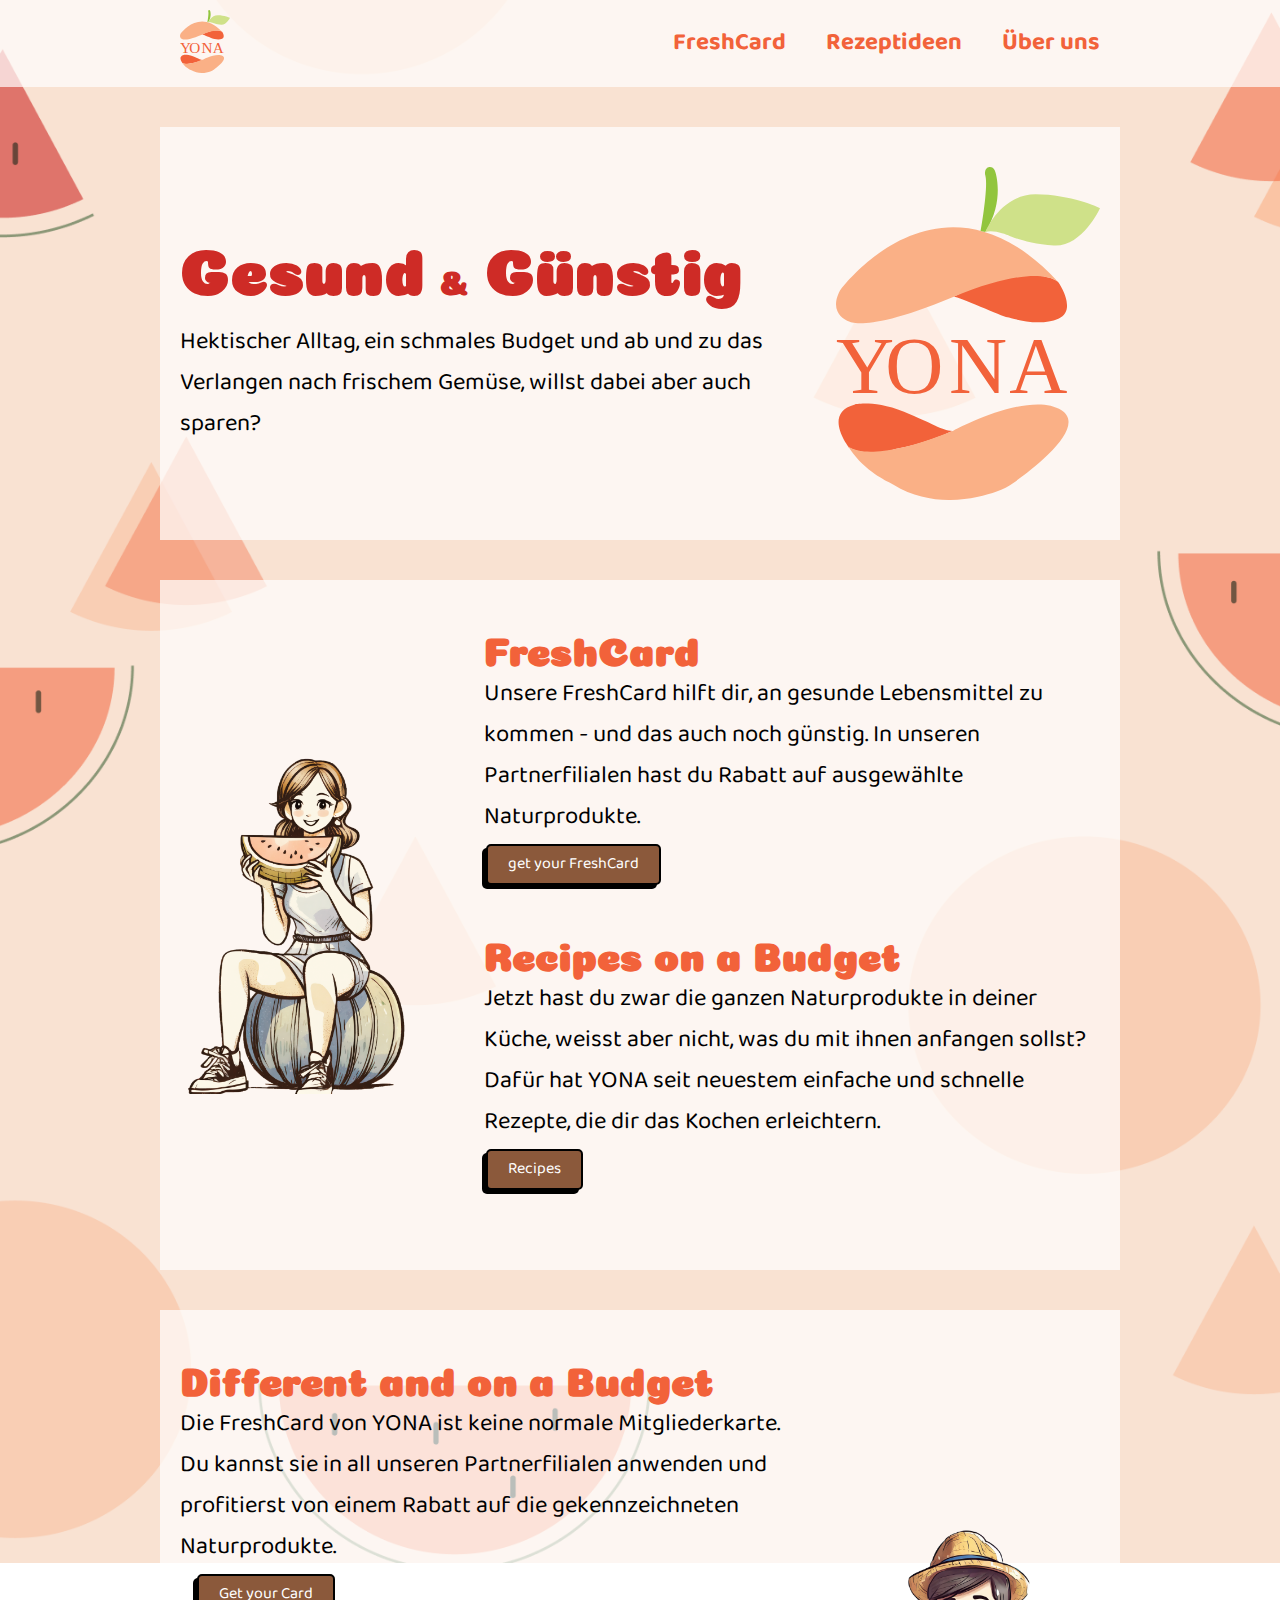
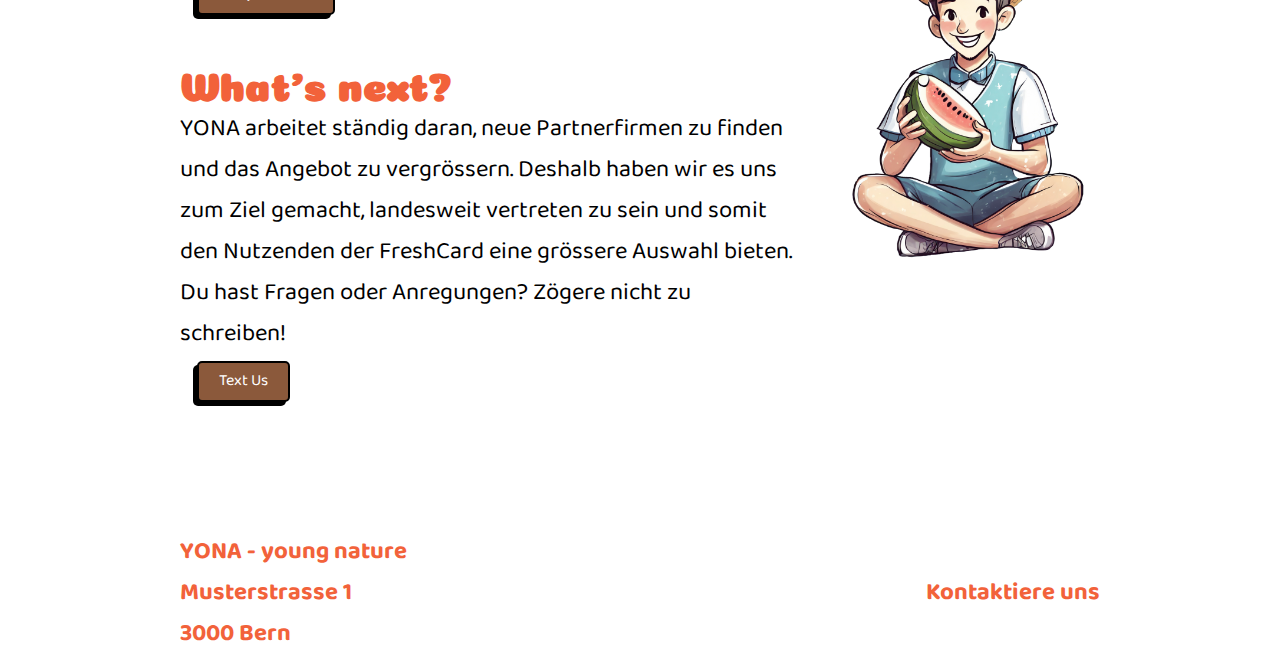
<file: index.html>
<!DOCTYPE html>
<html lang="de">

<head>
    <meta charset="UTF-8">
    <meta name="viewport" content="width=device-width, initial-scale=1.0">
    <title>YONA - young nature</title>

    <link rel="preconnect" href="https://fonts.googleapis.com">
    <link rel="preconnect" href="https://fonts.gstatic.com" crossorigin>
    <link href="https://fonts.googleapis.com/css2?family=Coiny&display=swap" rel="stylesheet">

    <link rel="preconnect" href="https://fonts.googleapis.com">
    <link rel="preconnect" href="https://fonts.gstatic.com" crossorigin>
    <link href="https://fonts.googleapis.com/css2?family=Baloo+Bhaijaan+2&family=Coiny&display=swap" rel="stylesheet">

    <link rel="stylesheet" href="css/style.css">

</head>

<body>
    <header>
        <div class="innerHeader container">
            <div class="logo">
                <a href="/index.html"><img src="img/logoV2.svg" alt="YONA - young nature"></a>
            </div>
            <nav>
                <ul class="navigation">
                    <li><a href="/product.html">FreshCard</a></li>
                    <li><a href="/rezept_idee.html">Rezeptideen</a></li>
                    <li><a href="/ueber_uns.html">Über uns</a></li>
                </ul>
            </nav>
        </div>
    </header>
    <main class="container">
        <article>
            <div class="right centerimage order-1">
                <img src="img/logoV2.svg" alt="YONA - young nature">
            </div>
            <div class="left">
                <h1>Gesund <span class="smaller"> &</span> Günstig</h1>

                <p>Hektischer Alltag, ein schmales Budget und ab und zu das Verlangen nach frischem Gemüse, willst dabei aber auch sparen?</p>
            </div>
        </article>

        <article>
            <div class="right centerimage">
                <img src="img/Bil1.png" alt="Mädchen das Wassermelone isst">
            </div>
            <div class="left">
                <div class="paragraph">
                    <h2>FreshCard</h2>
                    <p>Unsere FreshCard hilft dir, an gesunde Lebensmittel zu kommen - und das auch noch günstig. In
                        unseren Partnerfilialen hast du Rabatt auf ausgewählte Naturprodukte.</p>
                    <div class="non-flex.container">
                        <a href="/product.html" class="buttonHomepage">get your FreshCard</a>
                    </div>
                </div>
                <div class="paragraph">
                    <h2>Recipes on a Budget</h2>
                    <p>Jetzt hast du zwar die ganzen Naturprodukte in deiner Küche, weisst aber nicht, was du mit ihnen
                        anfangen sollst? Dafür hat YONA seit neuestem einfache und schnelle Rezepte, die dir das Kochen
                        erleichtern.</p>
                    <div class="non-flex.container">
                        <a href="/rezept_idee.html" class="buttonHomepage">Recipes</a>
                    </div>
                </div>
            </div>
        </article>

        <article>

            <div class="right order-1">
                <img src="img/Firefly_Eating_Melon.png" alt="Junge der eine Wassermelone isst">
            </div>

            <div class="left">
                <div class="paragraph">
                    <h2>Different and on a Budget</h2>
                    <p>Die FreshCard von YONA ist keine normale Mitgliederkarte. Du kannst sie in all unseren Partnerfilialen anwenden und profitierst von einem Rabatt auf die gekennzeichneten Naturprodukte.
                    </p>
                    <div class="non-flex container">
                        <a href="/product.html" class="buttonHomepage"> Get your Card</a>
                    </div>
                </div>
                <div class="paragraph">
                    <h2>What's next?</h2>
                    <p>YONA arbeitet ständig daran, neue Partnerfirmen zu finden und das Angebot zu vergrössern. Deshalb haben wir es uns zum Ziel gemacht, landesweit vertreten zu sein und somit den Nutzenden der FreshCard eine grössere Auswahl bieten. Du hast Fragen oder Anregungen? Zögere nicht zu schreiben!</p>
                    <div class="non-flex container">
                        <a href="kontakt.html" class="buttonHomepage">Text Us</a>
                    </div>
                </div>
            </div>
        </article>
    </main>

    <footer>
        <div class="innerHeader container">
            <div class="logo-link">
                <a href="kontakt.html" class="navigation">YONA - young nature <br>Musterstrasse 1 <br>3000 Bern</a>
            </div>

            <nav>
                <ul class="navigation">
                    <li><a href="/kontakt.html">Kontaktiere uns</a></li>
                </ul>
            </nav>
        </div>
    </footer>

</body>

</html>
</file>
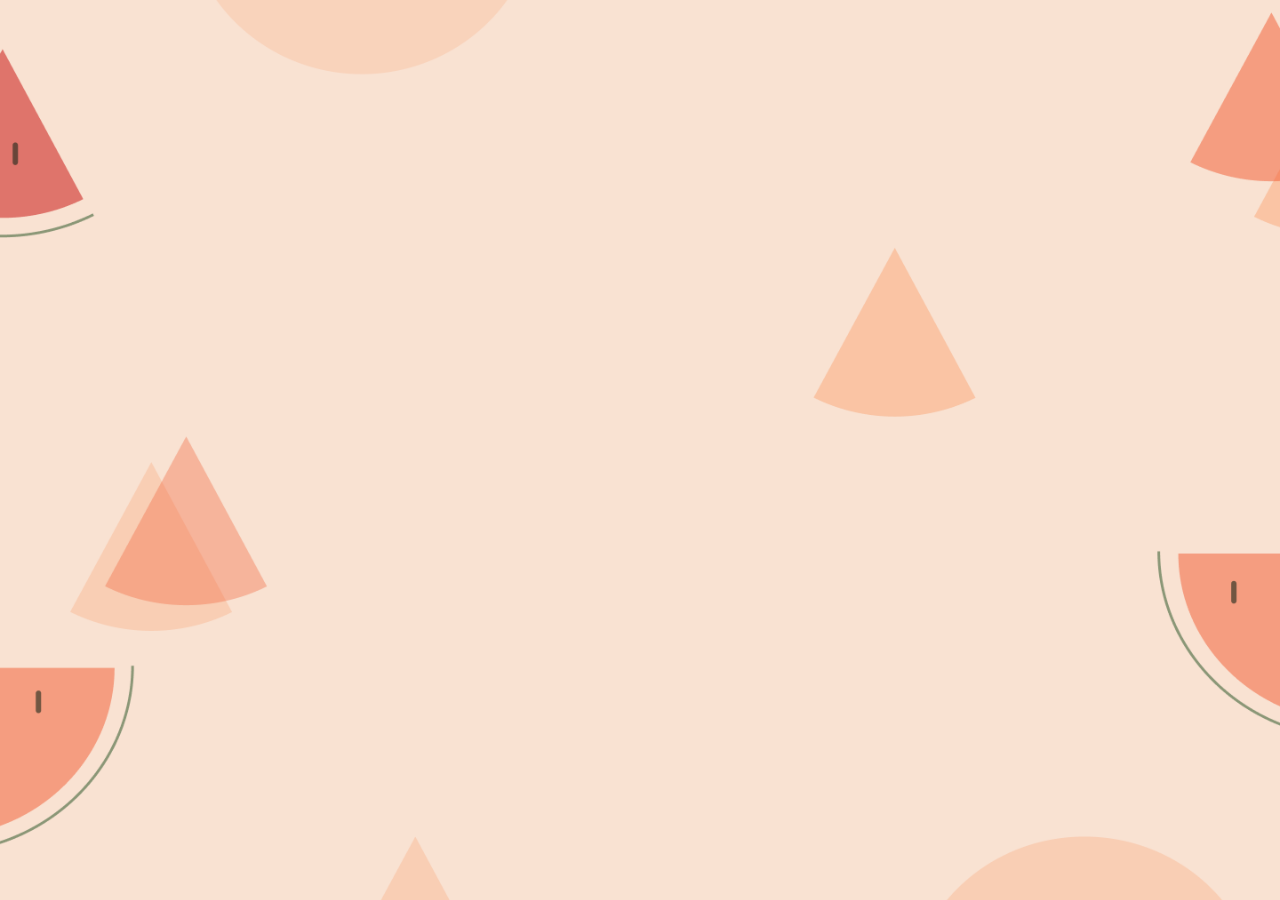
<file: FreshCard.html>
<!DOCTYPE html>
<html lang="en">
<head>
    <meta charset="UTF-8">
    <meta name="viewport" content="width=device-width, initial-scale=1.0">
    <title>Document</title>

    <link rel="stylesheet" href="css/style.css">
    
    <link rel="preconnect" href="https://fonts.googleapis.com">
    <link rel="preconnect" href="https://fonts.gstatic.com" crossorigin>
    <link href="https://fonts.googleapis.com/css2?family=Coiny&display=swap" rel="stylesheet">

    <link rel="preconnect" href="https://fonts.googleapis.com">
    <link rel="preconnect" href="https://fonts.gstatic.com" crossorigin>
    <link href="https://fonts.googleapis.com/css2?family=Baloo+Bhaijaan+2&family=Coiny&display=swap" rel="stylesheet">
</head>
<body>
    
</body>
</html>
</file>
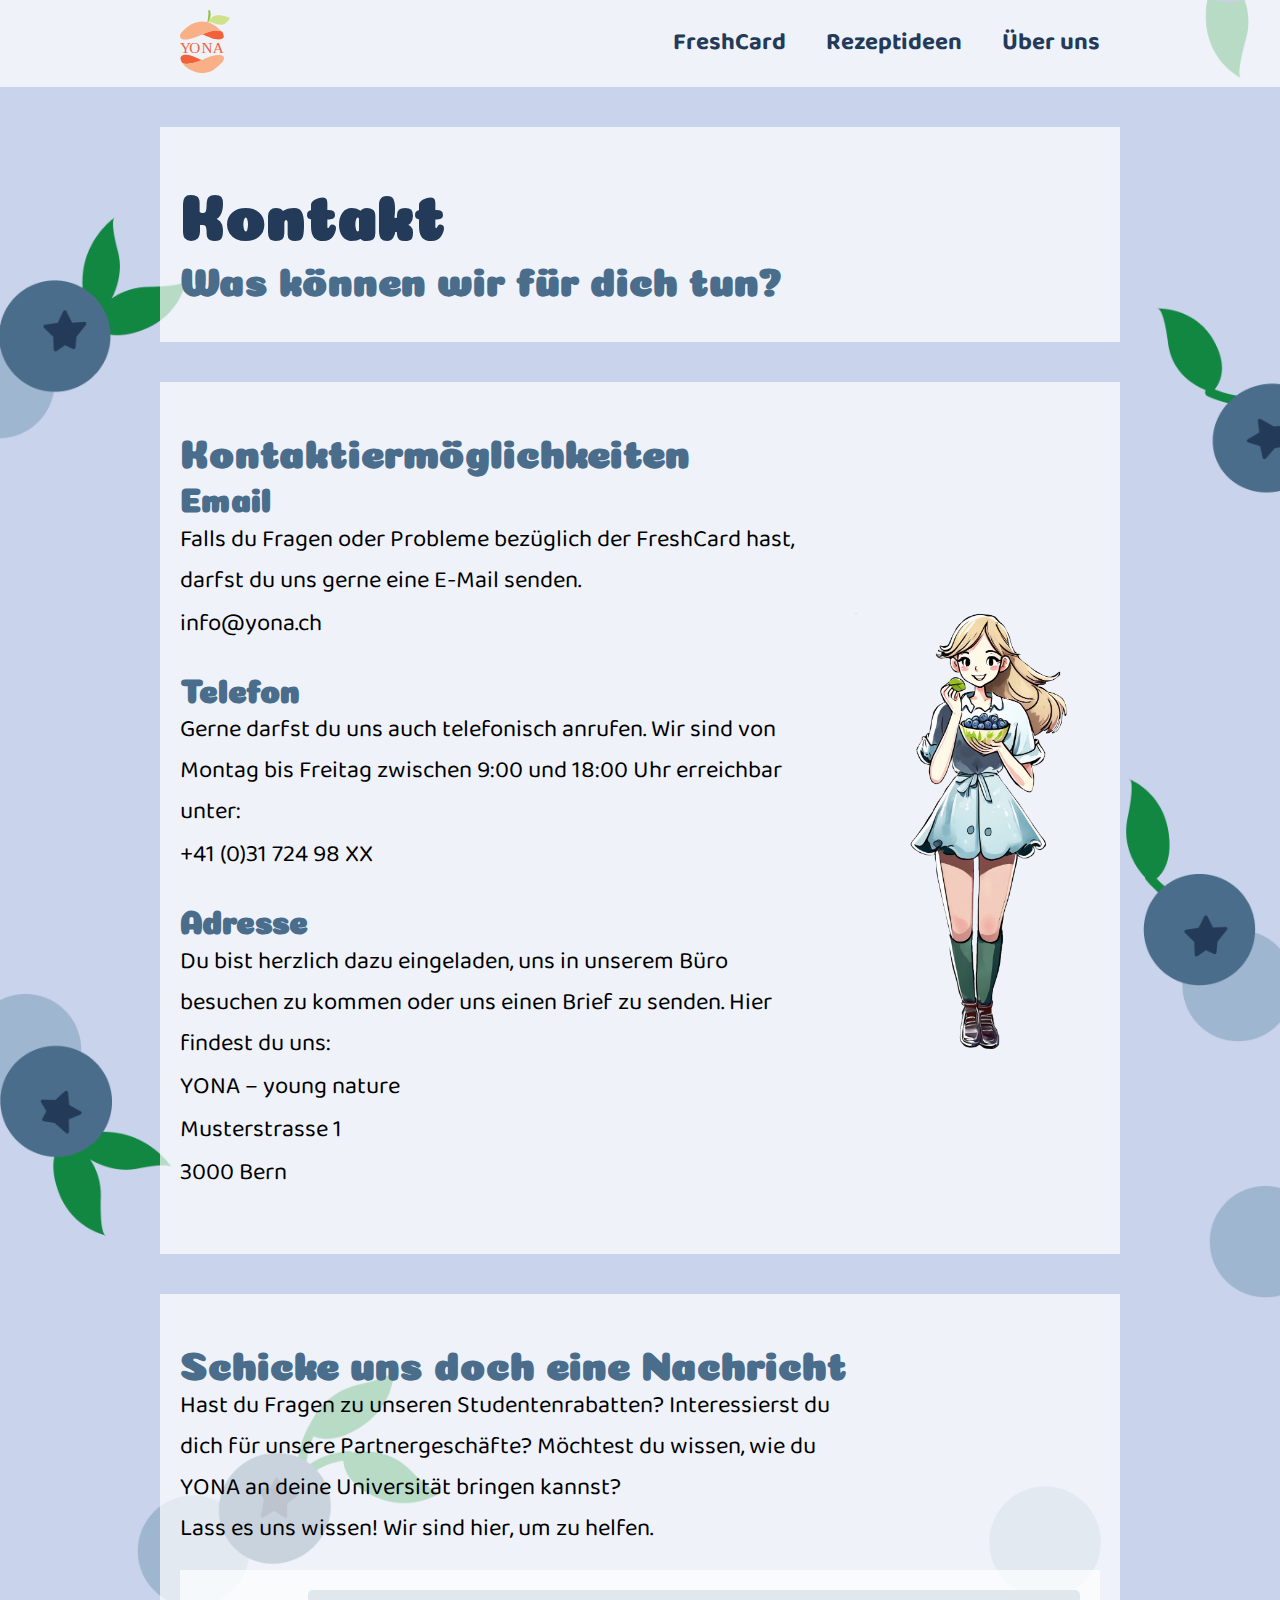
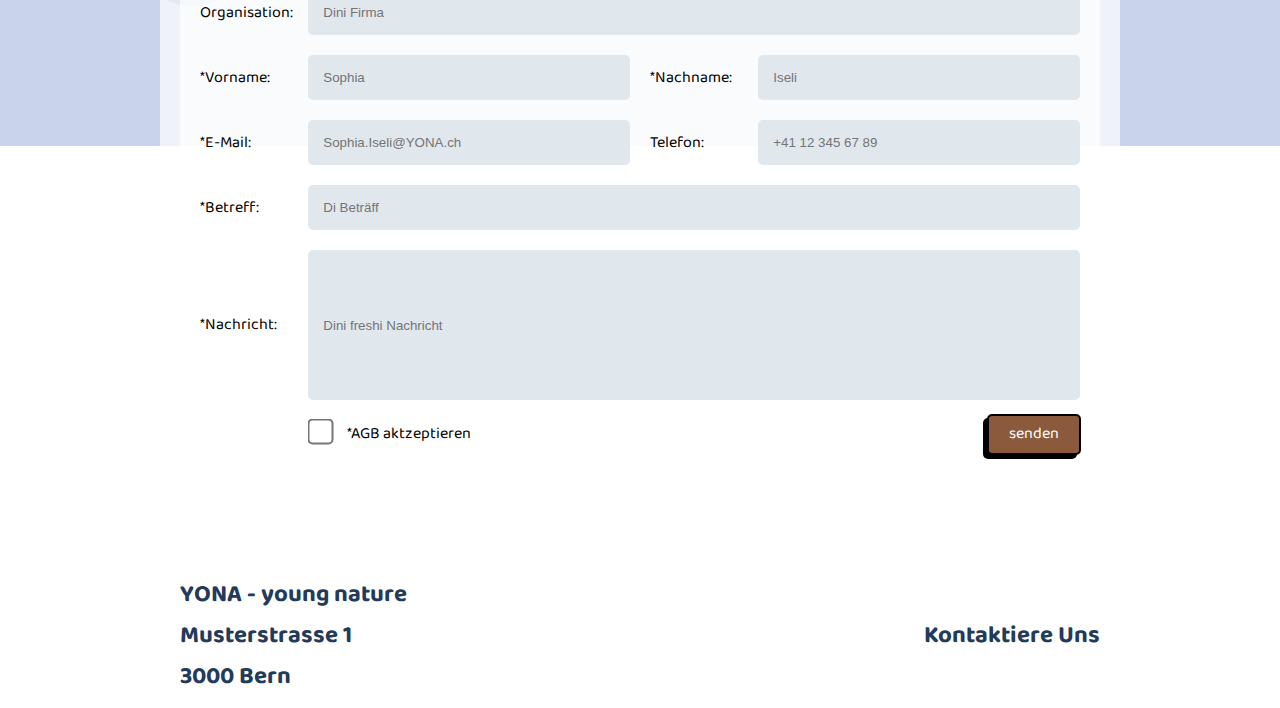
<file: Kontakt.html>
<!DOCTYPE html>
<html lang="de">

<head>
    <meta charset="UTF-8">
    <meta name="viewport" content="width=device-width, initial-scale=1.0">
    <title>YONA - Kontakt</title>

    <link rel="stylesheet" href="css/style.css">
    <link rel="stylesheet" href="css/kontakt.css">

    <link rel="preconnect" href="https://fonts.googleapis.com">
    <link rel="preconnect" href="https://fonts.gstatic.com" crossorigin>
    <link href="https://fonts.googleapis.com/css2?family=Coiny&display=swap" rel="stylesheet">

    <link rel="preconnect" href="https://fonts.googleapis.com">
    <link rel="preconnect" href="https://fonts.gstatic.com" crossorigin>
    <link href="https://fonts.googleapis.com/css2?family=Baloo+Bhaijaan+2&family=Coiny&display=swap" rel="stylesheet">
</head>

<body>
    <header>
        <div class="innerHeader container">
            <div class="logo">
                <a href="/index.html"><img src="img/logoV2.svg" alt="YONA - young nature"></a>
            </div>
            <nav>
                <ul class="navigation">
                    <li><a href="/product.html">FreshCard</a></li>
                    <li><a href="/Rezept_Idee.html">Rezeptideen</a></li>
                    <li><a href="/ueber_uns.html">Über uns</a></li>
                </ul>
            </nav>
        </div>
    </header>
    <main class="container">
        <article class="flex-none">
            <div class="left">
                <h1>Kontakt</h1>
                <h2>Was können wir für dich tun?</h2>
            </div>
        </article>

        <article>
            <div class="left paragraph">
                <h2>Kontaktiermöglichkeiten</h2>
                <div class="paragraph">
                    <h3>Email</h3>
                    <p>Falls du Fragen oder Probleme bezüglich der FreshCard hast, darfst du uns gerne eine E-Mail
                        senden.</p>
                    <p>info@yona.ch</p>
                </div>
                <div class="paragraph">
                    <h3>Telefon</h3>
                    <p>Gerne darfst du uns auch telefonisch anrufen. Wir sind von Montag bis Freitag zwischen 9:00 und
                        18:00 Uhr erreichbar unter:</p>
                    <p>+41 (0)31 724 98 XX</p>
                </div>
                <div class="paragraph">
                    <h3>Adresse</h3>
                    <p>Du bist herzlich dazu eingeladen, uns in unserem Büro besuchen zu kommen oder uns einen Brief zu
                        senden. Hier findest du uns:</p>
                    <p>YONA – young nature</p>
                    <p>Musterstrasse 1</p>
                    <p>3000 Bern</p>
                </div>
            </div>
            <div class="right order-1 centerimage">
                <img src="img/female_character_eating_blueberries.png" alt="junge Frau die Blaubeeren isst">
            </div>
        </article>

        <article class="flex-none">
            <div class="left">
                <h2>Schicke uns doch eine Nachricht</h2>
                <p>Hast du Fragen zu unseren Studentenrabatten? Interessierst du dich für unsere Partnergeschäfte? Möchtest du wissen, wie du YONA an deine Universität bringen kannst?</p>
                <p>Lass es uns wissen! Wir sind hier, um zu helfen.</p>
            </div>

            <form>

                <div class="organisationtablet">
                    <label for="organisation">Organisation:</label>
                    <input class="eingabefeld" type="text" id="organisation" name="organisation"
                        placeholder="Dini Firma" required>
                </div>

                <div class="nametablet">
                    <div>
                        <label for="vorname">*Vorname:</label>
                        <input class="eingabefeld" type="text" id="vorname" name="Sname" placeholder="Sophia" required>
                    </div>
                    <div>
                        <label for="nachname">*Nachname:</label>
                        <input class="eingabefeld" type="text" id="nachname" name="nachname" placeholder="Iseli"
                            required>
                    </div>
                    <div>
                        <label for="email">*E-Mail:</label>
                        <input class="eingabefeld" type="email" id="email" name="email"
                            placeholder="Sophia.Iseli@YONA.ch" required>
                    </div>
                    <div>
                        <label for="number">Telefon:</label>
                        <input class="eingabefeld" type="number" id="number" name="Telefonnummer"
                            placeholder="+41 12 345 67 89">
                    </div>
                </div>



                <div class="betrefftablet">
                    <label for="betreff">*Betreff:</label>
                    <input class="eingabefeld" type="text" id="betreff" name="betreff" placeholder="Di Beträff"
                        required>
                </div>

                <div class="nachrichttablet">
                    <label for="nachricht">*Nachricht:</label>
                    <input class="eingabefeld" type="text" id="nachricht" name="nachricht"
                        placeholder="Dini freshi Nachricht" required>
                </div>

                <div class="checkboxtablet">
                    <input type="checkbox" id="checkbox" required>
                    <label for="checkbox">*AGB aktzeptieren</label>
                    <input class="buttonHomepage" type="submit" value="senden">
                </div>
            </form>

        </article>

    </main>

    <footer>
        <div class="innerHeader container">
            <div class="logo-link">
                <a href="/kontakt.html" class="adresse">YONA - young nature <br>Musterstrasse 1 <br>3000 Bern</a>
            </div>

            <nav>
                <ul class="navigation">
                    <li><a href="/kontakt.html">Kontaktiere Uns</a></li>
                </ul>
            </nav>
        </div>
    </footer>

</body>

</html>
</file>
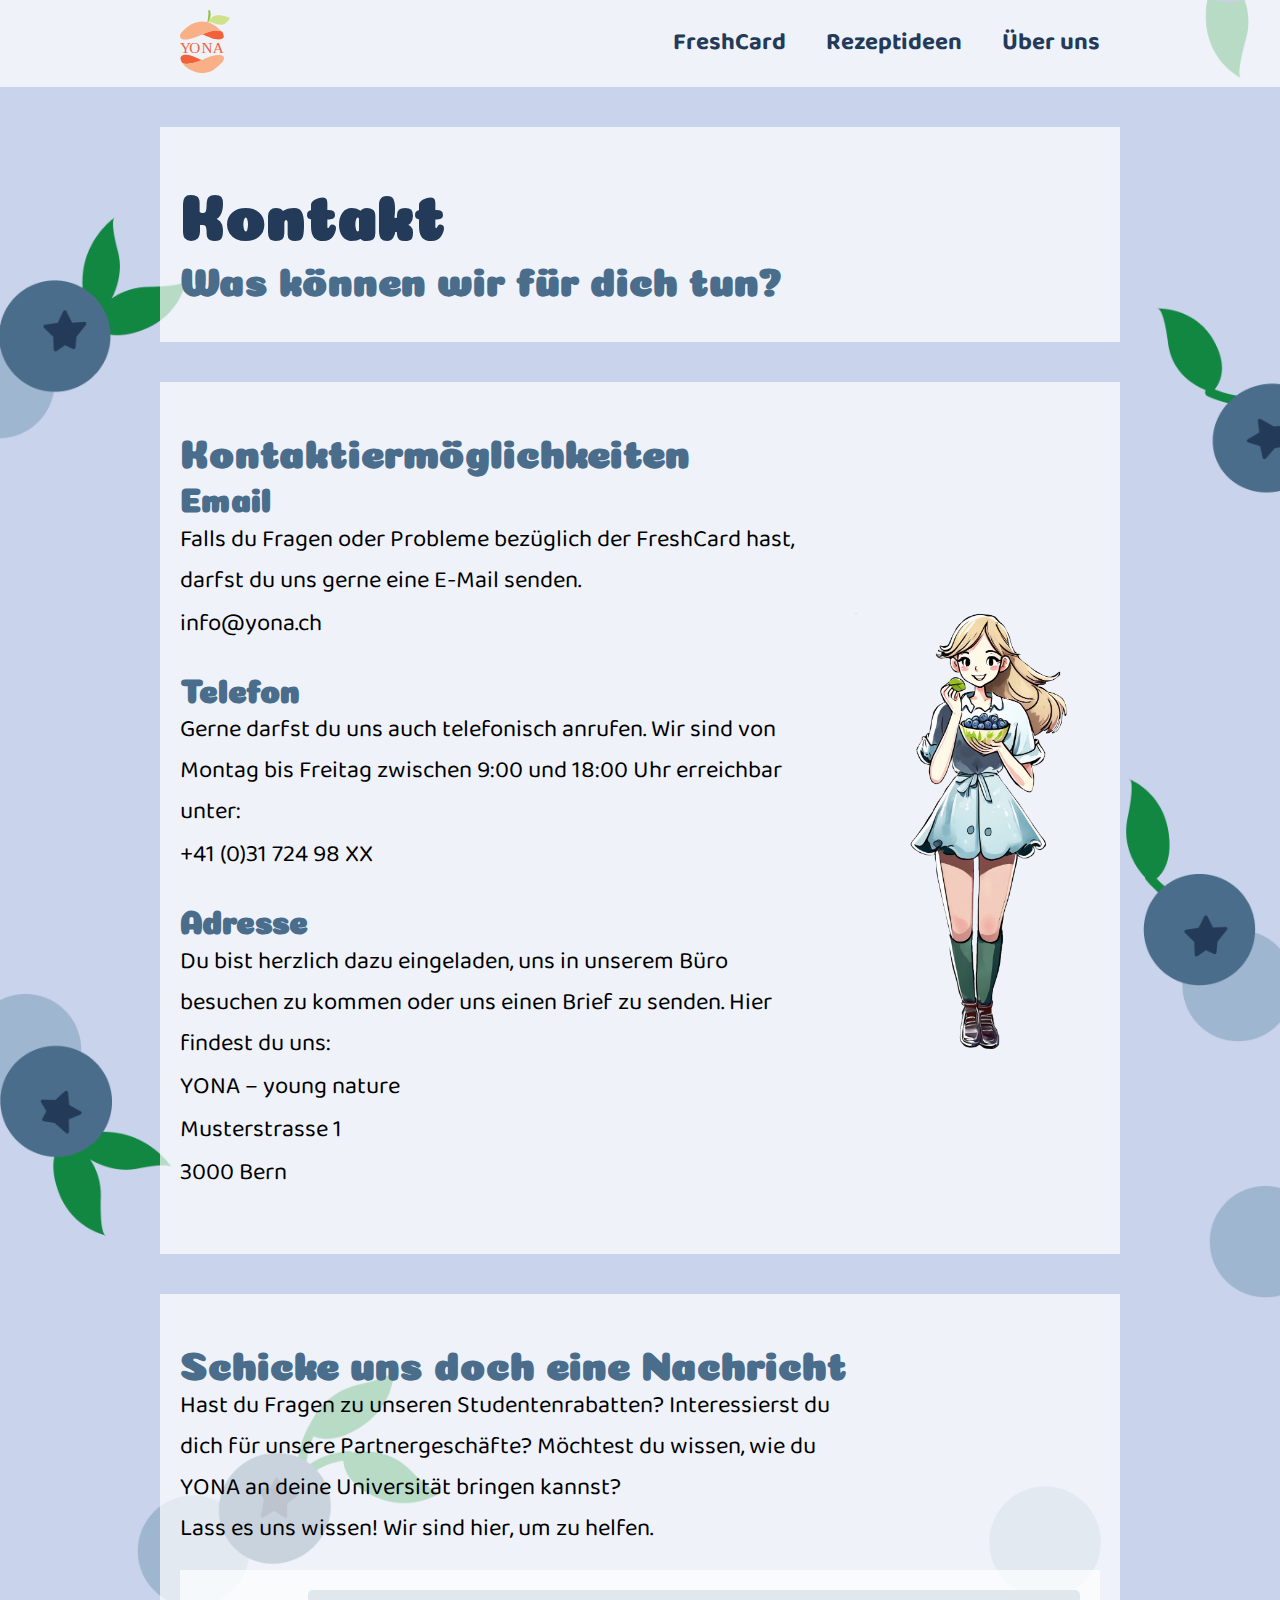
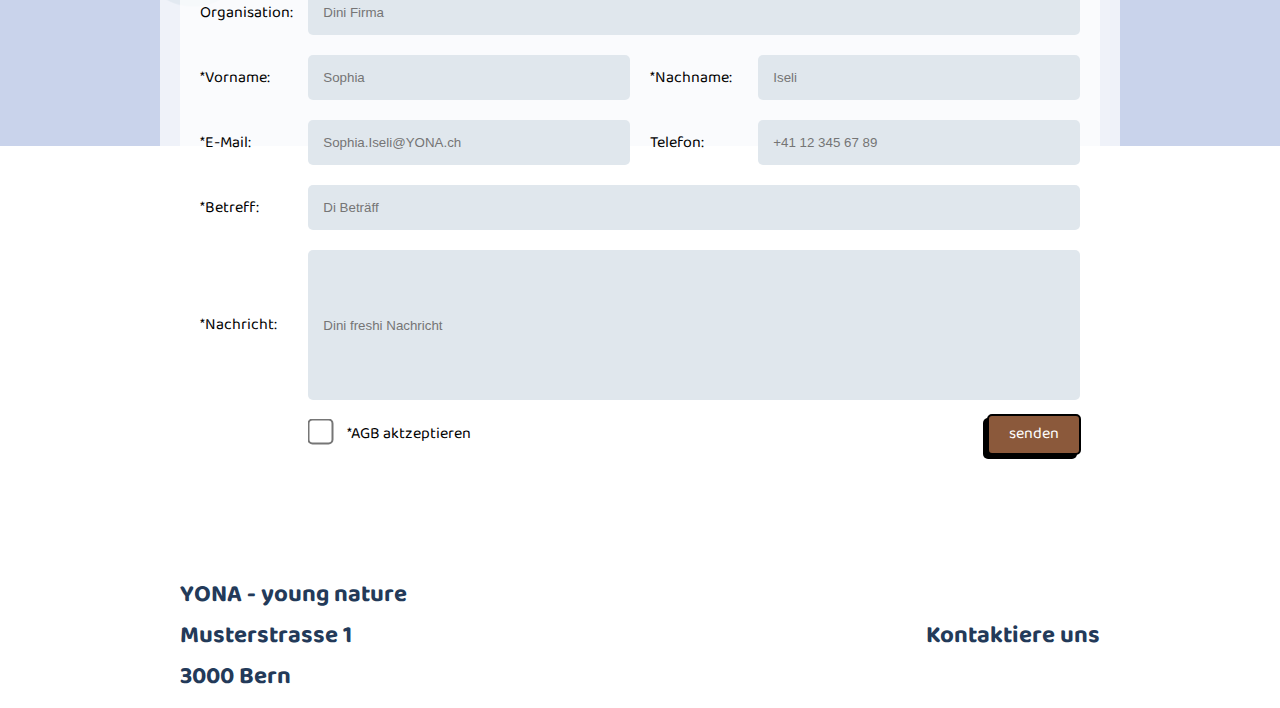
<file: kontakt.html>
<!DOCTYPE html>
<html lang="de">

<head>
    <meta charset="UTF-8">
    <meta name="viewport" content="width=device-width, initial-scale=1.0">
    <title>YONA - Kontakt</title>

    <link rel="stylesheet" href="css/style.css">
    <link rel="stylesheet" href="css/kontakt.css">

    <link rel="preconnect" href="https://fonts.googleapis.com">
    <link rel="preconnect" href="https://fonts.gstatic.com" crossorigin>
    <link href="https://fonts.googleapis.com/css2?family=Coiny&display=swap" rel="stylesheet">

    <link rel="preconnect" href="https://fonts.googleapis.com">
    <link rel="preconnect" href="https://fonts.gstatic.com" crossorigin>
    <link href="https://fonts.googleapis.com/css2?family=Baloo+Bhaijaan+2&family=Coiny&display=swap" rel="stylesheet">
</head>

<body>
    <header>
        <div class="innerHeader container">
            <div class="logo">
                <a href="/index.html"><img src="img/logoV2.svg" alt="YONA - young nature"></a>
            </div>
            <nav>
                <ul class="navigation">
                    <li><a href="/product.html">FreshCard</a></li>
                    <li><a href="/rezept_idee.html">Rezeptideen</a></li>
                    <li><a href="/ueber_uns.html">Über uns</a></li>
                </ul>
            </nav>
        </div>
    </header>
    <main class="container">
        <article class="flex-none">
            <div class="left">
                <h1>Kontakt</h1>
                <h2>Was können wir für dich tun?</h2>
            </div>
        </article>

        <article>
            <div class="left paragraph">
                <h2>Kontaktiermöglichkeiten</h2>
                <div class="paragraph">
                    <h3>Email</h3>
                    <p>Falls du Fragen oder Probleme bezüglich der FreshCard hast, darfst du uns gerne eine E-Mail
                        senden.</p>
                    <p>info@yona.ch</p>
                </div>
                <div class="paragraph">
                    <h3>Telefon</h3>
                    <p>Gerne darfst du uns auch telefonisch anrufen. Wir sind von Montag bis Freitag zwischen 9:00 und
                        18:00 Uhr erreichbar unter:</p>
                    <p>+41 (0)31 724 98 XX</p>
                </div>
                <div class="paragraph">
                    <h3>Adresse</h3>
                    <p>Du bist herzlich dazu eingeladen, uns in unserem Büro besuchen zu kommen oder uns einen Brief zu
                        senden. Hier findest du uns:</p>
                    <p>YONA – young nature</p>
                    <p>Musterstrasse 1</p>
                    <p>3000 Bern</p>
                </div>
            </div>
            <div class="right order-1 centerimage">
                <img src="img/female_character_eating_blueberries.png" alt="junge Frau die Blaubeeren isst">
            </div>
        </article>

        <article class="flex-none">
            <div class="left">
                <h2>Schicke uns doch eine Nachricht</h2>
                <p>Hast du Fragen zu unseren Studentenrabatten? Interessierst du dich für unsere Partnergeschäfte? Möchtest du wissen, wie du YONA an deine Universität bringen kannst?</p>
                <p>Lass es uns wissen! Wir sind hier, um zu helfen.</p>
            </div>

            <form>

                <div class="organisationtablet">
                    <label for="organisation">Organisation:</label>
                    <input class="eingabefeld" type="text" id="organisation" name="organisation"
                        placeholder="Dini Firma" required>
                </div>

                <div class="nametablet">
                    <div>
                        <label for="vorname">*Vorname:</label>
                        <input class="eingabefeld" type="text" id="vorname" name="Sname" placeholder="Sophia" required>
                    </div>
                    <div>
                        <label for="nachname">*Nachname:</label>
                        <input class="eingabefeld" type="text" id="nachname" name="nachname" placeholder="Iseli"
                            required>
                    </div>
                    <div>
                        <label for="email">*E-Mail:</label>
                        <input class="eingabefeld" type="email" id="email" name="email"
                            placeholder="Sophia.Iseli@YONA.ch" required>
                    </div>
                    <div>
                        <label for="number">Telefon:</label>
                        <input class="eingabefeld" type="number" id="number" name="Telefonnummer"
                            placeholder="+41 12 345 67 89">
                    </div>
                </div>



                <div class="betrefftablet">
                    <label for="betreff">*Betreff:</label>
                    <input class="eingabefeld" type="text" id="betreff" name="betreff" placeholder="Di Beträff"
                        required>
                </div>

                <div class="nachrichttablet">
                    <label for="nachricht">*Nachricht:</label>
                    <input class="eingabefeld" type="text" id="nachricht" name="nachricht"
                        placeholder="Dini freshi Nachricht" required>
                </div>

                <div class="checkboxtablet">
                    <input type="checkbox" id="checkbox" required>
                    <label for="checkbox">*AGB aktzeptieren</label>
                    <input class="buttonHomepage" type="submit" value="senden">
                </div>
            </form>

        </article>

    </main>

    <footer>
        <div class="innerHeader container">
            <div class="logo-link">
                <a href="/kontakt.html" class="adresse">YONA - young nature <br>Musterstrasse 1 <br>3000 Bern</a>
            </div>

            <nav>
                <ul class="navigation">
                    <li><a href="/kontakt.html">Kontaktiere uns</a></li>
                </ul>
            </nav>
        </div>
    </footer>

</body>

</html>
</file>
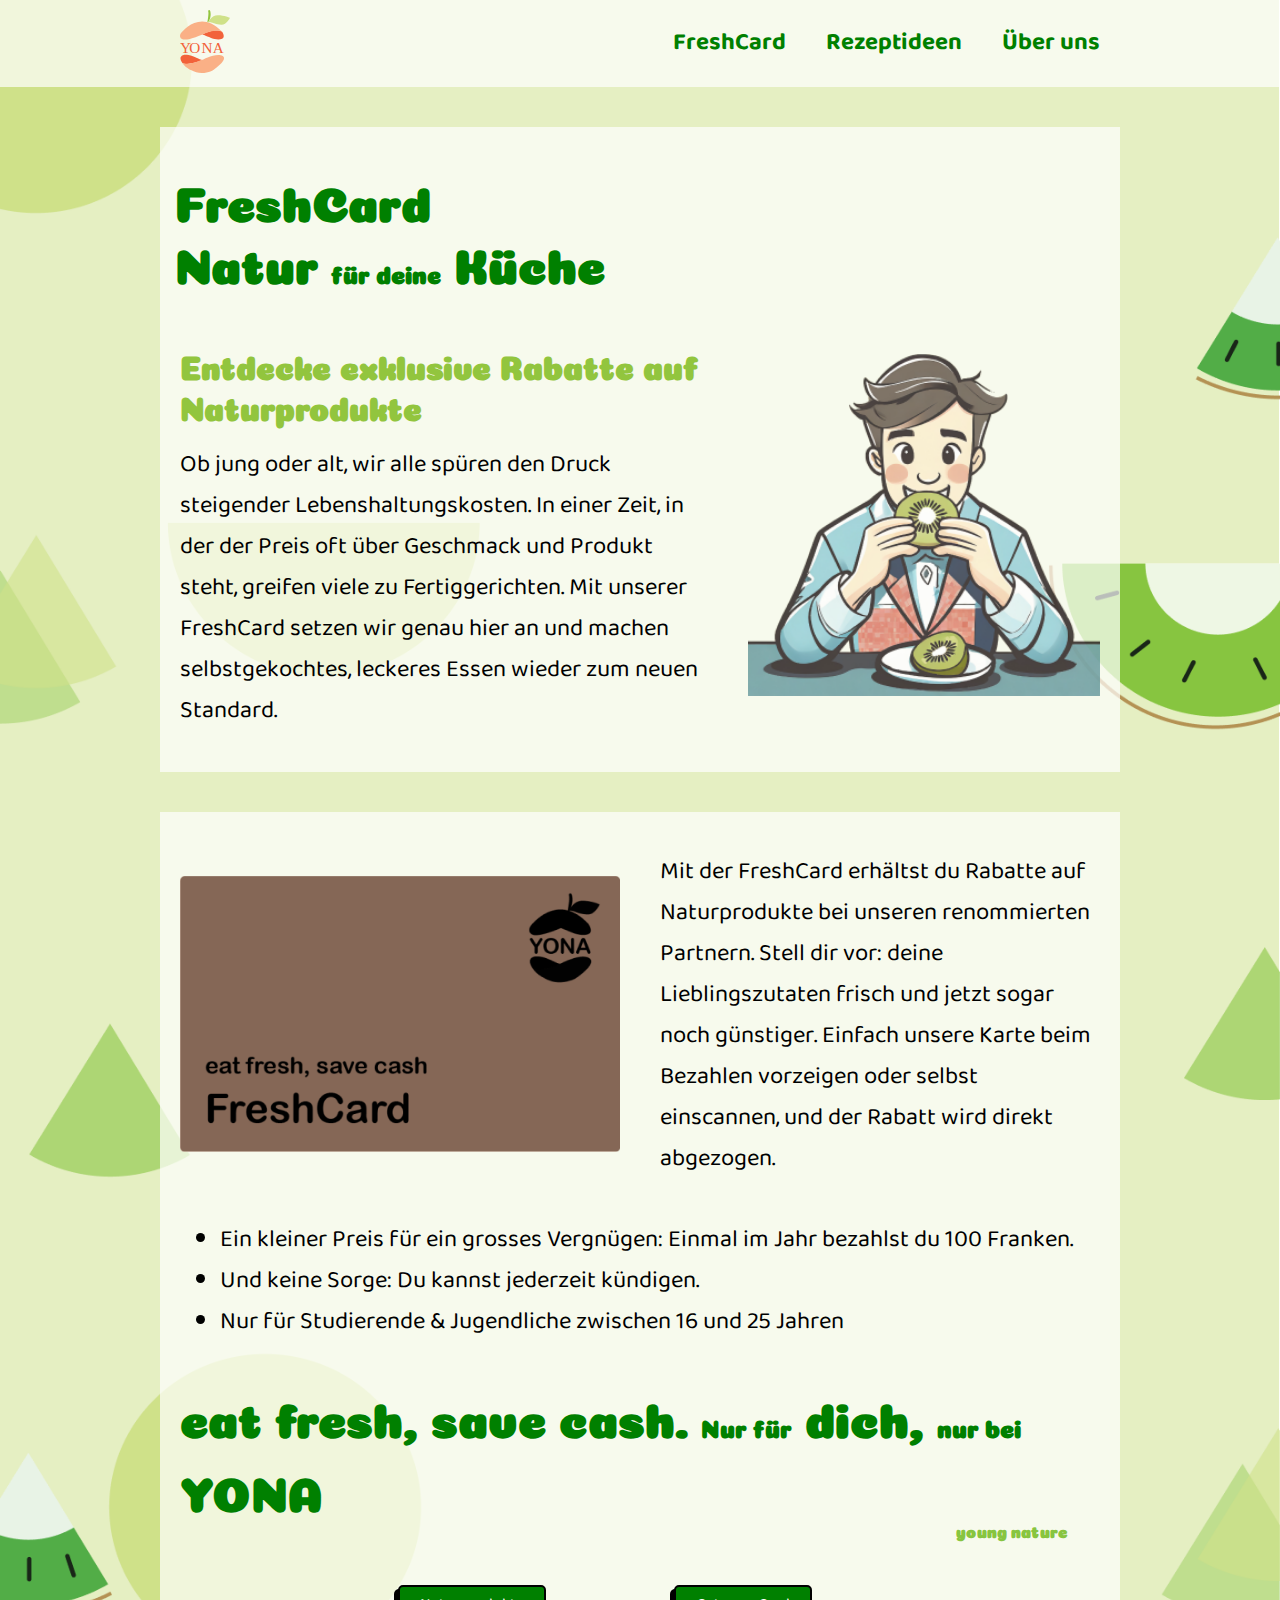
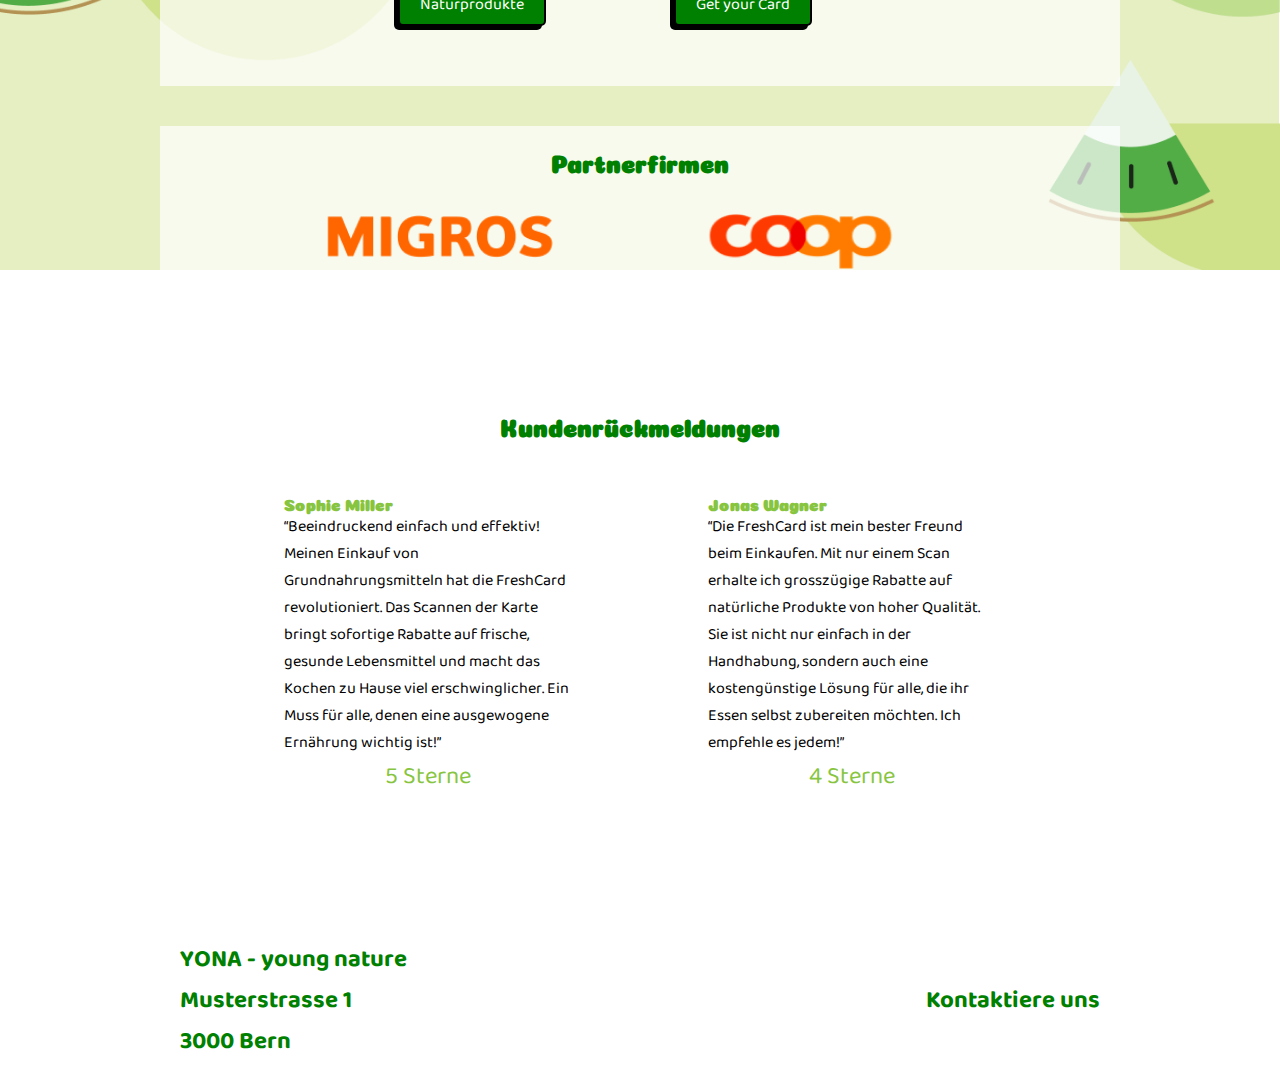
<file: product.html>
<!DOCTYPE html>
<html lang="de">

<head>
    <meta charset="UTF-8">
    <meta name="viewport" content="width=device-width, initial-scale=1.0">
    <title>YONA - FreshCard</title>

    <link rel="stylesheet" href="css/style.css">
    <link rel="stylesheet" href="css/product.css">

    <link rel="preconnect" href="https://fonts.googleapis.com">
    <link rel="preconnect" href="https://fonts.gstatic.com" crossorigin>
    <link href="https://fonts.googleapis.com/css2?family=Coiny&display=swap" rel="stylesheet">

    <link rel="preconnect" href="https://fonts.googleapis.com">
    <link rel="preconnect" href="https://fonts.gstatic.com" crossorigin>
    <link href="https://fonts.googleapis.com/css2?family=Baloo+Bhaijaan+2&family=Coiny&display=swap" rel="stylesheet">
</head>












<body>




    <header>
        <div class="innerHeader container">
            <div class="logo">
                <a href="/index.html"><img src="img/logoV2.svg" alt="YONA - young nature"></a>
            </div>
            <nav>
                <ul class="navigation">
                    <li><a href="/product.html">FreshCard</a></li>
                    <li><a href="/rezept_idee.html">Rezeptideen</a></li>
                    <li><a href="/ueber_uns.html">Über uns</a></li>
                </ul>
            </nav>
        </div>
    </header>





    <main class="container">





        <!-- Erste Box -->

        <article>
            <div class="containers">
                <h1>FreshCard <br> Natur <span class="smaller"> für deine</span> Küche</h1>
            </div>
            <div class="Box1">
                <div class="links">
                    <h2>Entdecke exklusive Rabatte auf Naturprodukte</h2>
                    <br>
                    <p>Ob jung oder alt, wir alle spüren den Druck steigender Lebenshaltungskosten.
                        In einer Zeit, in der der Preis oft über Geschmack und Produkt steht, greifen viele zu
                        Fertiggerichten. Mit unserer FreshCard setzen wir genau hier an und machen selbstgekochtes,
                        leckeres Essen wieder zum neuen Standard.</p>
                </div>
                <div id="picright">
                    <img class="img" src="img/product-man-eats-kiwi.png" alt="Junger Mann der eine Kiwi isst">
                </div>
            </div>
        </article>









        <!-- Zweite Box -->

        <article>
            <div id="container1">
                <div id="container2">
                    <div class="bildli">
                        <img class="card" src="img/card.png" alt="FreshCard">
                    </div>
                    <div class="text2">
                        <p>Mit der FreshCard erhältst du Rabatte auf Naturprodukte bei unseren renommierten Partnern.
                            Stell dir vor: deine Lieblingszutaten frisch und jetzt sogar noch günstiger. Einfach unsere
                            Karte beim Bezahlen vorzeigen oder selbst einscannen, und der Rabatt wird direkt abgezogen.
                        </p>
                    </div>
                </div>
                <div class="bulltepoints">
                    <ul>
                        <li>
                            Ein kleiner Preis für ein grosses Vergnügen: Einmal im Jahr bezahlst du 100 Franken.
                        </li>
                        <li>
                            Und keine Sorge: Du kannst jederzeit kündigen.
                        </li>
                        <li>
                            Nur für Studierende & Jugendliche zwischen 16 und 25 Jahren
                        </li>
                    </ul>
                </div>
                <div class="bulltepoints">
                    <h1>eat fresh, save cash. <span class="smaller"> Nur für</span> dich, <span class="smaller"> nur
                            bei</span> YONA </h1>
                    <h4 id="youngnature">young nature</h4>
                </div>
                <div id="container3">
                    <div id="button1">
                        <input class="buttonHomepage" type="submit" value="Naturprodukte">
                    </div>
                    <div id="button2">
                        <input class="buttonHomepage" type="submit" value="Get your Card">
                    </div>
                </div>
            </div>
        </article>












        <!-- Dritte Box -->

        <article class="container">
            <div class="container" id="container4">
                <div class="titel3">
                    <h3>Partnerfirmen</h3>
                </div>
                <div class="containers" id="container5">
                    <div>
                        <img class="Migros" src="img/migros.png" alt="Migros Logo">
                    </div>
                    <div>
                        <img src="img/coop.png" alt="Coop Logo">
                    </div>
                </div>
            </div>
        </article>













        <!-- Vierte Box -->

        <article class="container">
            <div class="containers" id="container6">
                <div class="titel4">
                    <h3>Kundenrückmeldungen</h3>
                </div>
                <div class="ratings">

                    <article id="articlesophie">
                        <div class="Sophie">
                            <h4 id="sophietitle">Sophie Miller</h4>
                            <p id="review1">“Beeindruckend einfach und effektiv! Meinen Einkauf von
                                Grundnahrungsmitteln hat die FreshCard revolutioniert.
                                Das Scannen der Karte bringt sofortige Rabatte auf frische,
                                gesunde Lebensmittel und macht das Kochen zu Hause viel
                                erschwinglicher. Ein Muss für alle, denen eine ausgewogene
                                Ernährung wichtig ist!”</p>
                            <p id="Rating1">5 Sterne</p>
                        </div>
                    </article>

                    <article id="articlejonas">
                        <div class="Jonas">
                            <h4 id="jonastitle">Jonas Wagner</h4>
                            <p id="review2">“Die FreshCard ist mein bester Freund beim Einkaufen.
                                Mit nur einem Scan erhalte ich grosszügige Rabatte auf
                                natürliche Produkte von hoher Qualität. Sie ist nicht
                                nur einfach in der Handhabung, sondern auch eine
                                kostengünstige Lösung für alle, die ihr Essen selbst
                                zubereiten möchten. Ich empfehle es jedem!”</p>
                            <p id="Rating2">4 Sterne</p>
                        </div>
                    </article>

                </div>
            </div>
        </article>






    </main>













    <footer>
        <div class="innerHeader container">
            <div class="logo-link">
                <a href="kontakt.html" class="adresse">YONA - young nature <br>Musterstrasse 1 <br>3000 Bern</a>
            </div>
            <nav>
                <ul class="navigation">
                    <li><a href="/kontakt.html">Kontaktiere uns</a></li>
                </ul>
            </nav>
        </div>
    </footer>







</body>

</html>
</file>
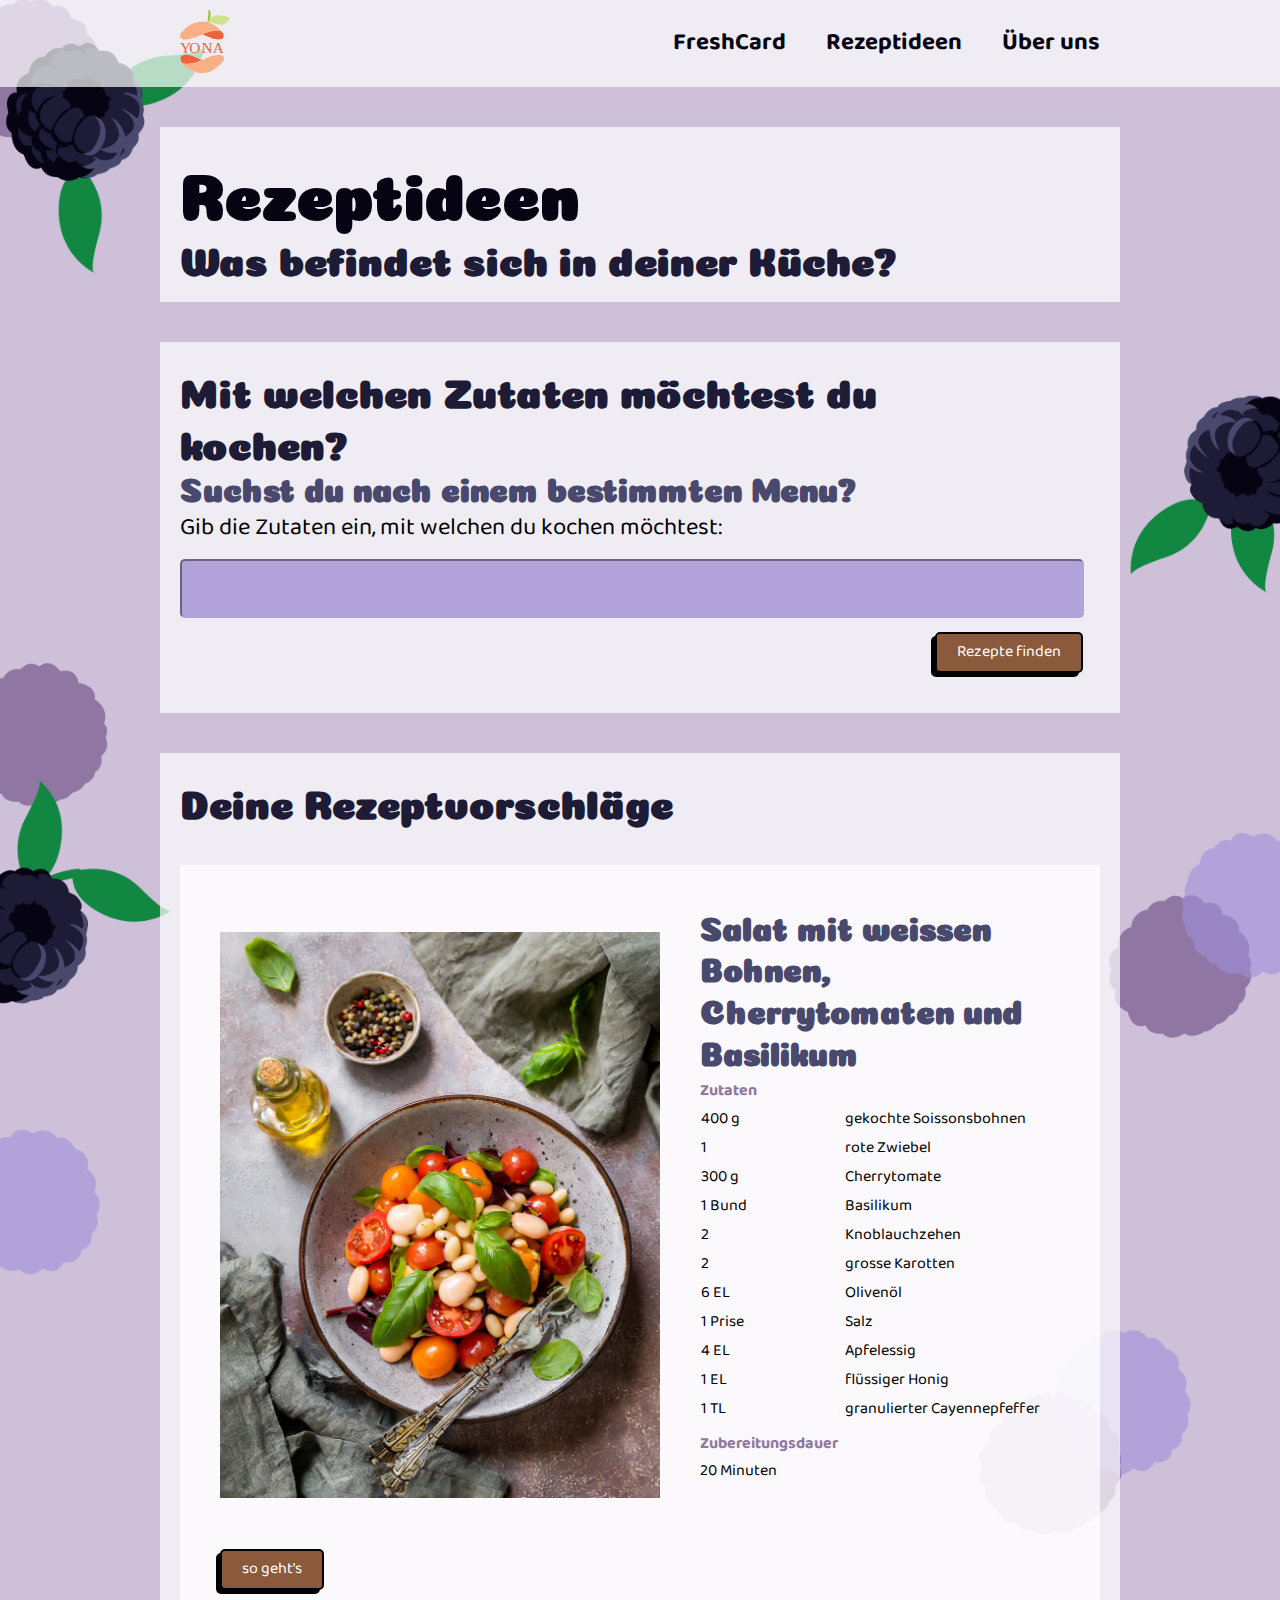
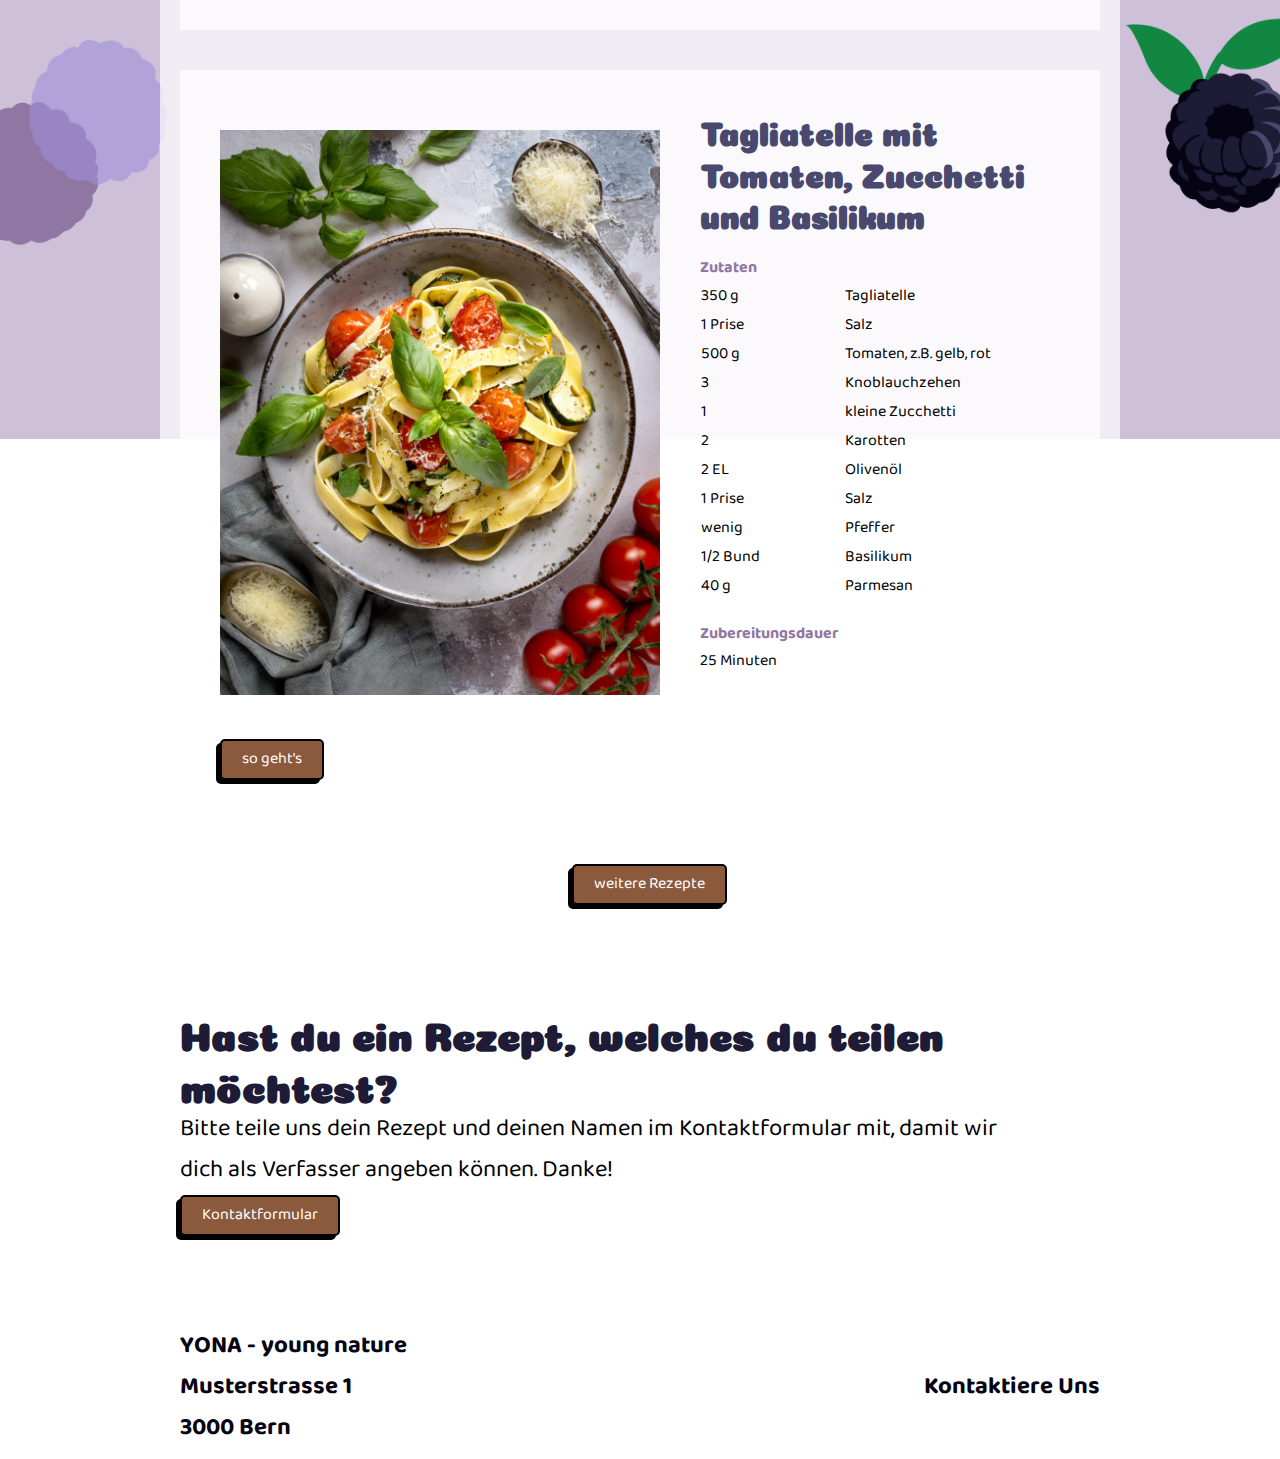
<file: Rezept_Idee.html>
<!DOCTYPE html>
<html lang="en">

<head>
    <meta charset="UTF-8">
    <meta name="viewport" content="width=device-width, initial-scale=1.0">
    <title>YONA - Rezepte </title>

    <link rel="stylesheet" href="css/style.css">
    <link rel="stylesheet" href="css/rezepte.css">

    <link rel="preconnect" href="https://fonts.googleapis.com">
    <link rel="preconnect" href="https://fonts.gstatic.com" crossorigin>
    <link href="https://fonts.googleapis.com/css2?family=Coiny&display=swap" rel="stylesheet">

    <link rel="preconnect" href="https://fonts.googleapis.com">
    <link rel="preconnect" href="https://fonts.gstatic.com" crossorigin>
    <link href="https://fonts.googleapis.com/css2?family=Baloo+Bhaijaan+2&family=Coiny&display=swap" rel="stylesheet">
</head>




<body>
    <header>
        <div class="innerHeader container">
            <div class="logo">
                <a href="/index.html"><img src="img/logoV2.svg" alt="YONA - young nature"></a>
            </div>
            <nav>
                <ul>
                    <li><a href="/product.html"  class="navigation">FreshCard</a></li>
                    <li><a href="/rezept_idee.html"  class="navigation">Rezeptideen</a></li>
                    <li><a href="/ueber_uns.html"  class="navigation">Über uns</a></li>
                </ul>
            </nav>
        </div>
    </header>











    <main class="container">

        <article class="flex-none">
            <div class=text>
                <h1>Rezeptideen</h1>
                <h2>Was befindet sich in deiner Küche?</h2>
            </div>
        </article>






        <article class="flex-none">
            <div class="text">
                <h2>Mit welchen Zutaten möchtest du kochen?</h2>
                <h3>Suchst du nach einem bestimmten Menu?</h3>
            </div>

            <form>
                <div>
                    <div class="text">
                        <label for="name">Gib die Zutaten ein, mit welchen du kochen möchtest: </label>
                    </div>
                    <input class="eingabefeld" type="text" id="name" name="betreff">
                </div>

                <div class="checkboxtablet">
                    <input class="buttonHomepage" id="topbutton" type="submit" value="Rezepte finden">
                </div>
            </form>
        </article>




        <article class="flex-none">
            <div class="text">
                <h2>Deine Rezeptvorschläge</h2>
            </div>

            <article class="flex-none">
                <div class="flex">
                    <img class="rezept" src="img/Firefly_Salad_White_Beans_Cherrytomatoes_Carrots_Basil.jpg"
                        alt="Salat mit weissen Bohnen, Cherrytomaten und Basilikum">

                    <div class="right order-1" id="zutaten">

                        <div>
                            <h3>Salat mit weissen Bohnen, Cherrytomaten und Basilikum</h3>

                            <div>
                                <div class="table1">
                                    <h4>Zutaten</h4>
                                    <table id="zutatenliste2">

                                        <tr>
                                            <td>400 g</td>
                                            <td>gekochte Soissonsbohnen</td>
                                        </tr>
                                        <tr>
                                            <td>1</td>
                                            <td>rote Zwiebel</td>
                                        </tr>
                                        <tr>
                                            <td>300 g</td>
                                            <td>Cherrytomate</td>
                                        </tr>
                                        <tr>
                                            <td>1 Bund</td>
                                            <td>Basilikum</td>
                                        </tr>
                                        <tr>
                                            <td>2</td>
                                            <td>Knoblauchzehen</td>
                                        </tr>
                                        <tr>
                                            <td>2</td>
                                            <td>grosse Karotten</td>
                                        </tr>
                                        <tr>
                                            <td>6 EL</td>
                                            <td>Olivenöl</td>
                                        </tr>
                                        <tr>
                                            <td>1 Prise</td>
                                            <td>Salz</td>
                                        </tr>
                                        <tr>
                                            <td>4 EL</td>
                                            <td>Apfelessig</td>
                                        </tr>
                                        <tr>
                                            <td>1 EL</td>
                                            <td>flüssiger Honig</td>
                                        </tr>
                                        <tr>
                                            <td>1 TL</td>
                                            <td>granulierter Cayennepfeffer</td>
                                        </tr>

                                    </table>
                                </div>
                                <div>
                                    <h4>Zubereitungsdauer</h4>
                                    <p class="smalltext">20 Minuten</p>
                                </div>
                            </div>
                        </div>
                    </div>
                </div>

                        <div>
                            <input class="buttonHomepage" type="submit" value="so geht's">
                        </div>
            </article>


            <article class="flex-none">
                <div class="flex">
                    <img class="rezept" src="img/Firefly_Tagliatelle_with_Tomatoes.jpg" alt="Tagliatelle mit Tomaten">

                    <div class="right order-1" id="zutaten2">
                        <div>
                            <h3>Tagliatelle mit Tomaten, Zucchetti und Basilikum</h3>

                            <div>
                                <div class="table">
                                    <h4>Zutaten</h4>
                                    <table id="zutatenliste">

                                        <tr>
                                            <td>350 g</td>
                                            <td>Tagliatelle</td>
                                        </tr>
                                        <tr>
                                            <td>1 Prise</td>
                                            <td>Salz</td>
                                        </tr>
                                        <tr>
                                            <td>500 g</td>
                                            <td>Tomaten, z.B. gelb, rot</td>
                                        </tr>
                                        <tr>
                                            <td>3</td>
                                            <td>Knoblauchzehen</td>
                                        </tr>
                                        <tr>
                                            <td>1</td>
                                            <td>kleine Zucchetti</td>
                                        </tr>
                                        <tr>
                                            <td>2</td>
                                            <td>Karotten</td>
                                        </tr>
                                        <tr>
                                            <td>2 EL</td>
                                            <td>Olivenöl</td>
                                        </tr>
                                        <tr>
                                            <td>1 Prise</td>
                                            <td>Salz</td>
                                        </tr>
                                        <tr>
                                            <td>wenig</td>
                                            <td>Pfeffer</td>
                                        </tr>
                                        <tr>
                                            <td>1/2 Bund</td>
                                            <td>Basilikum</td>
                                        </tr>
                                        <tr>
                                            <td>40 g</td>
                                            <td>Parmesan</td>
                                        </tr>

                                    </table>
                                </div>
                                <div>
                                    <h4>Zubereitungsdauer</h4>
                                    <p class="smalltext">25 Minuten</p>
                                </div>
                            </div>



                        </div>

                    </div>

                </div>
                <div>
                    <input class="buttonHomepage" type="submit" value="so geht's">
                </div>


            </article>

            <div class="flex-container">
                <input class="buttonHomepage" id="flex-item" type="submit" value="weitere Rezepte">
            </div>

        </article>



        <article class="flex-none">
            <div class="text">
                <h2>Hast du ein Rezept, welches du teilen möchtest? </h2>
                <p>Bitte teile uns dein Rezept und deinen Namen im Kontaktformular mit, damit wir dich als Verfasser
                    angeben können. Danke!</p>
            </div>

            <div>
                <a href="/kontakt.html"> <input class="buttonHomepage" style="margin-left: 0px;" type="submit" value="Kontaktformular"></a>
            </div>
        </article>
    </main>











    <footer>
        <div class="innerHeader container">
            <div class="logo-link">
                <a href="kontakt.html" class="navigation">YONA - young nature <br>Musterstrasse 1 <br>3000 Bern</a>
            </div>

            <nav>
                <ul>
                    <li><a href="/kontakt.html" class="navigation">Kontaktiere Uns</a></li>
                </ul>
            </nav>
        </div>
    </footer>


</body>

</html>
</file>
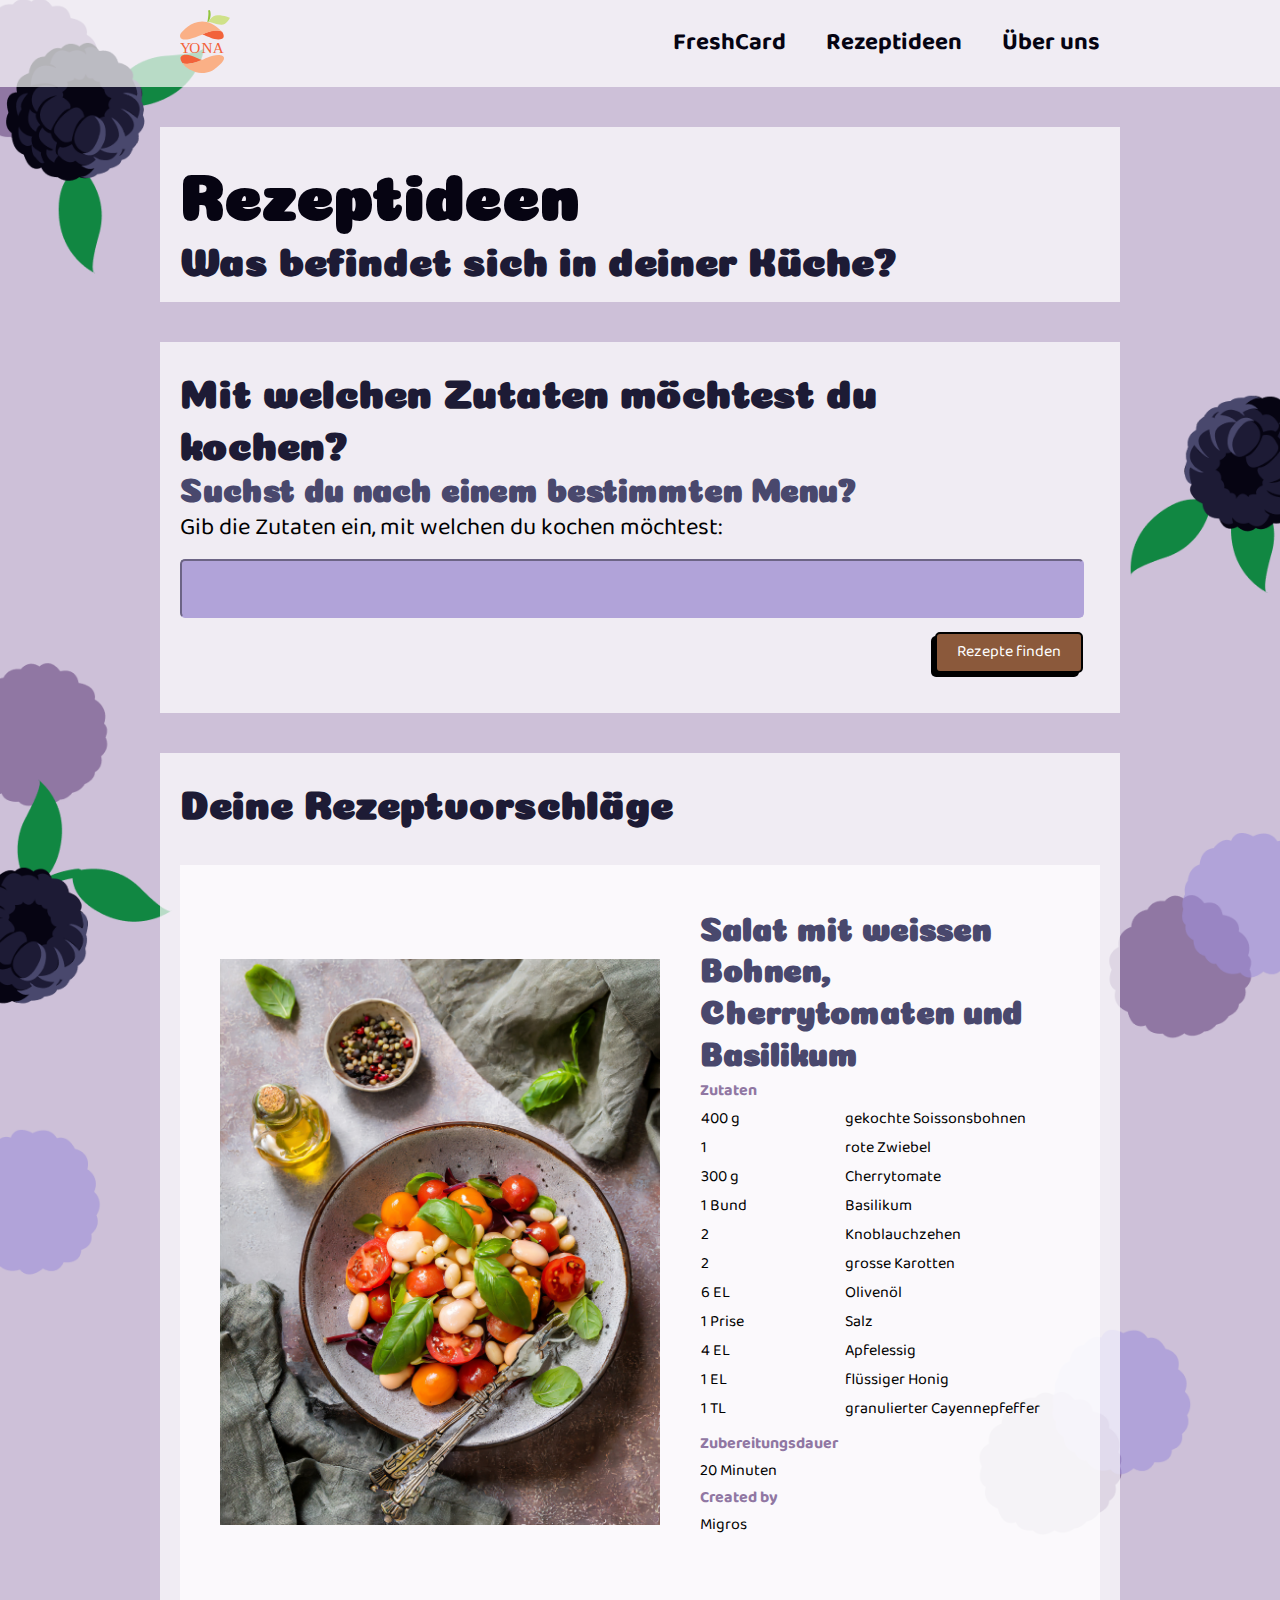
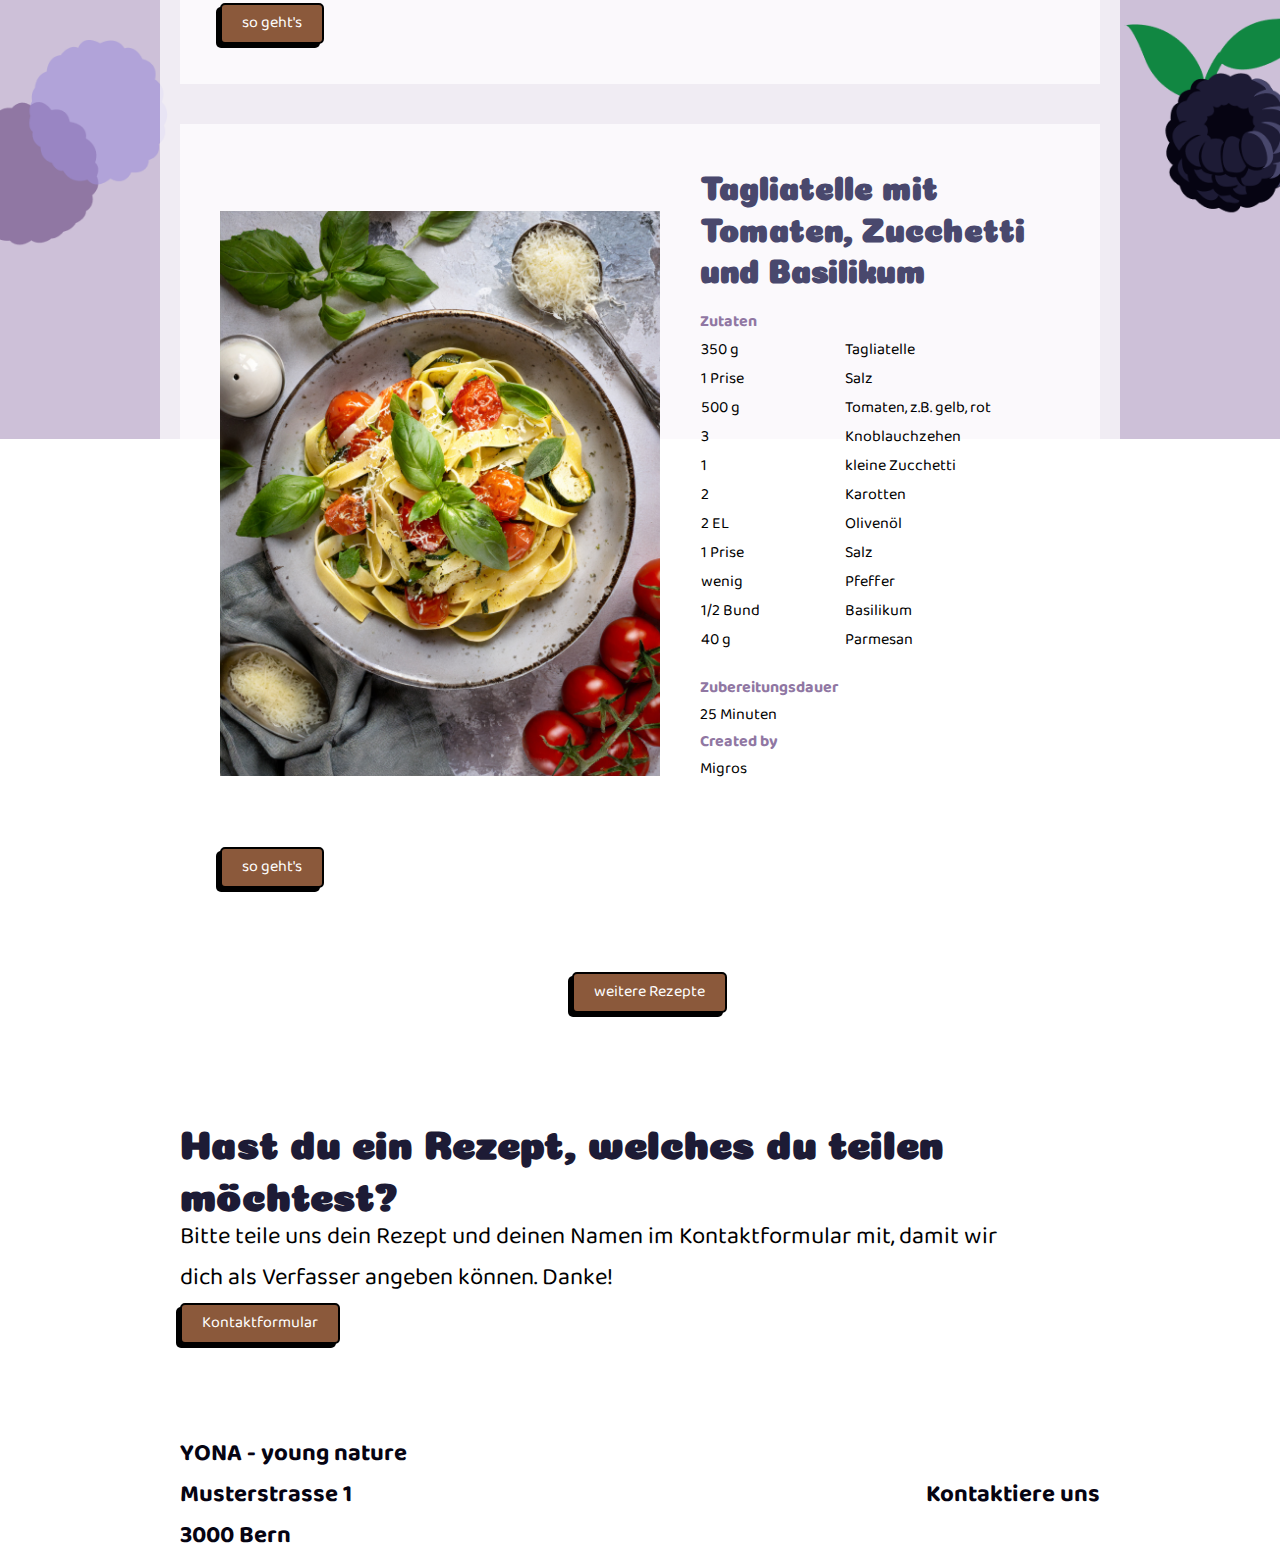
<file: rezept_idee.html>
<!DOCTYPE html>
<html lang="en">

<head>
    <meta charset="UTF-8">
    <meta name="viewport" content="width=device-width, initial-scale=1.0">
    <title>YONA - Rezepte </title>

    <link rel="stylesheet" href="css/style.css">
    <link rel="stylesheet" href="css/rezepte.css">

    <link rel="preconnect" href="https://fonts.googleapis.com">
    <link rel="preconnect" href="https://fonts.gstatic.com" crossorigin>
    <link href="https://fonts.googleapis.com/css2?family=Coiny&display=swap" rel="stylesheet">

    <link rel="preconnect" href="https://fonts.googleapis.com">
    <link rel="preconnect" href="https://fonts.gstatic.com" crossorigin>
    <link href="https://fonts.googleapis.com/css2?family=Baloo+Bhaijaan+2&family=Coiny&display=swap" rel="stylesheet">
</head>




<body>
    <header>
        <div class="innerHeader container">
            <div class="logo">
                <a href="/index.html"><img src="img/logoV2.svg" alt="YONA - young nature"></a>
            </div>
            <nav>
                <ul>
                    <li><a href="/product.html"  class="navigation">FreshCard</a></li>
                    <li><a href="/rezept_idee.html"  class="navigation">Rezeptideen</a></li>
                    <li><a href="/ueber_uns.html"  class="navigation">Über uns</a></li>
                </ul>
            </nav>
        </div>
    </header>











    <main class="container">

        <article class="flex-none">
            <div class=text>
                <h1>Rezeptideen</h1>
                <h2>Was befindet sich in deiner Küche?</h2>
            </div>
        </article>






        <article class="flex-none">
            <div class="text">
                <h2>Mit welchen Zutaten möchtest du kochen?</h2>
                <h3>Suchst du nach einem bestimmten Menu?</h3>
            </div>

            <form>
                <div>
                    <div class="text">
                        <label for="name">Gib die Zutaten ein, mit welchen du kochen möchtest: </label>
                    </div>
                    <input class="eingabefeld" type="text" id="name" name="betreff">
                </div>

                <div class="checkboxtablet">
                    <input class="buttonHomepage" id="topbutton" type="submit" value="Rezepte finden">
                </div>
            </form>
        </article>




        <article class="flex-none">
            <div class="text">
                <h2>Deine Rezeptvorschläge</h2>
            </div>

            <article class="flex-none">
                <div class="flex">
                    <img class="rezept" src="img/Firefly_Salad_White_Beans_Cherrytomatoes_Carrots_Basil.jpg"
                        alt="Salat mit weissen Bohnen, Cherrytomaten und Basilikum">

                    <div class="right order-1" id="zutaten">

                        <div>
                            <h3>Salat mit weissen Bohnen, Cherrytomaten und Basilikum</h3>

                            <div>
                                <div class="table1">
                                    <h4>Zutaten</h4>
                                    <table id="zutatenliste2">

                                        <tr>
                                            <td>400 g</td>
                                            <td>gekochte Soissonsbohnen</td>
                                        </tr>
                                        <tr>
                                            <td>1</td>
                                            <td>rote Zwiebel</td>
                                        </tr>
                                        <tr>
                                            <td>300 g</td>
                                            <td>Cherrytomate</td>
                                        </tr>
                                        <tr>
                                            <td>1 Bund</td>
                                            <td>Basilikum</td>
                                        </tr>
                                        <tr>
                                            <td>2</td>
                                            <td>Knoblauchzehen</td>
                                        </tr>
                                        <tr>
                                            <td>2</td>
                                            <td>grosse Karotten</td>
                                        </tr>
                                        <tr>
                                            <td>6 EL</td>
                                            <td>Olivenöl</td>
                                        </tr>
                                        <tr>
                                            <td>1 Prise</td>
                                            <td>Salz</td>
                                        </tr>
                                        <tr>
                                            <td>4 EL</td>
                                            <td>Apfelessig</td>
                                        </tr>
                                        <tr>
                                            <td>1 EL</td>
                                            <td>flüssiger Honig</td>
                                        </tr>
                                        <tr>
                                            <td>1 TL</td>
                                            <td>granulierter Cayennepfeffer</td>
                                        </tr>

                                    </table>
                                </div>
                                <div>
                                    <h4>Zubereitungsdauer</h4>
                                    <p class="smalltext">20 Minuten</p>
                                </div>
                                <div>
                                    <h4>Created by</h4>
                                    <p class="smalltext">Migros</p>
                                </div>
                            </div>
                        </div>
                    </div>
                </div>

                        <div>
                            <input class="buttonHomepage" type="submit" value="so geht's">
                        </div>
            </article>


            <article class="flex-none">
                <div class="flex">
                    <img class="rezept" src="img/Firefly_Tagliatelle_with_Tomatoes.jpg" alt="Tagliatelle mit Tomaten">

                    <div class="right order-1" id="zutaten2">
                        <div>
                            <h3>Tagliatelle mit Tomaten, Zucchetti und Basilikum</h3>

                            <div>
                                <div class="table">
                                    <h4>Zutaten</h4>
                                    <table id="zutatenliste">

                                        <tr>
                                            <td>350 g</td>
                                            <td>Tagliatelle</td>
                                        </tr>
                                        <tr>
                                            <td>1 Prise</td>
                                            <td>Salz</td>
                                        </tr>
                                        <tr>
                                            <td>500 g</td>
                                            <td>Tomaten, z.B. gelb, rot</td>
                                        </tr>
                                        <tr>
                                            <td>3</td>
                                            <td>Knoblauchzehen</td>
                                        </tr>
                                        <tr>
                                            <td>1</td>
                                            <td>kleine Zucchetti</td>
                                        </tr>
                                        <tr>
                                            <td>2</td>
                                            <td>Karotten</td>
                                        </tr>
                                        <tr>
                                            <td>2 EL</td>
                                            <td>Olivenöl</td>
                                        </tr>
                                        <tr>
                                            <td>1 Prise</td>
                                            <td>Salz</td>
                                        </tr>
                                        <tr>
                                            <td>wenig</td>
                                            <td>Pfeffer</td>
                                        </tr>
                                        <tr>
                                            <td>1/2 Bund</td>
                                            <td>Basilikum</td>
                                        </tr>
                                        <tr>
                                            <td>40 g</td>
                                            <td>Parmesan</td>
                                        </tr>

                                    </table>
                                </div>
                                <div>
                                    <h4>Zubereitungsdauer</h4>
                                    <p class="smalltext">25 Minuten</p>
                                </div>
                                <div>
                                    <h4>Created by</h4>
                                    <p class="smalltext"> Migros</p>
                                </div>
                            </div>



                        </div>

                    </div>

                </div>
                <div>
                    <input class="buttonHomepage" type="submit" value="so geht's">
                </div>


            </article>

            <div class="flex-container">
                <input class="buttonHomepage" id="flex-item" type="submit" value="weitere Rezepte">
            </div>

        </article>



        <article class="flex-none">
            <div class="text">
                <h2>Hast du ein Rezept, welches du teilen möchtest? </h2>
                <p>Bitte teile uns dein Rezept und deinen Namen im Kontaktformular mit, damit wir dich als Verfasser
                    angeben können. Danke!</p>
            </div>

            <div>
                <a href="/kontakt.html"> <input class="buttonHomepage" style="margin-left: 0px;" type="submit" value="Kontaktformular"></a>
            </div>
        </article>
    </main>











    <footer>
        <div class="innerHeader container">
            <div class="logo-link">
                <a href="kontakt.html" class="navigation">YONA - young nature <br>Musterstrasse 1 <br>3000 Bern</a>
            </div>

            <nav>
                <ul>
                    <li><a href="/kontakt.html" class="navigation">Kontaktiere uns</a></li>
                </ul>
            </nav>
        </div>
    </footer>


</body>

</html>
</file>
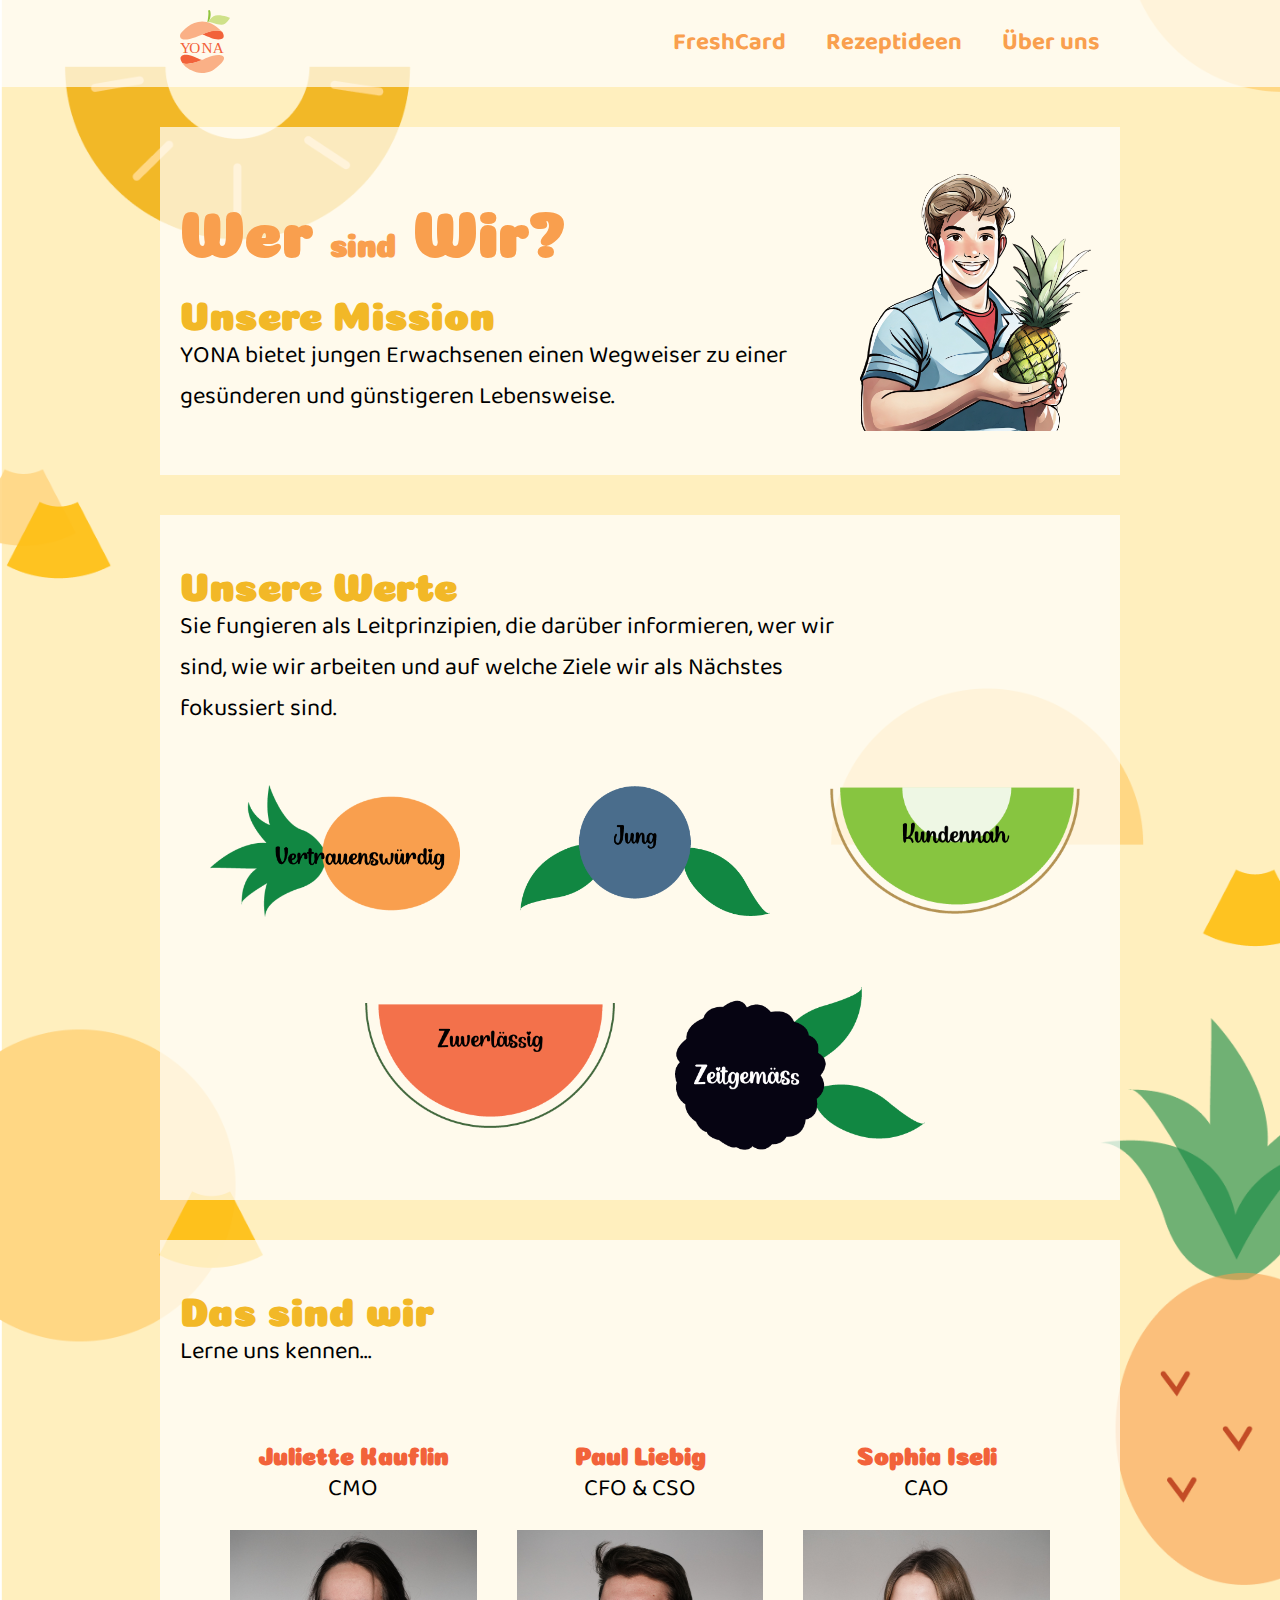
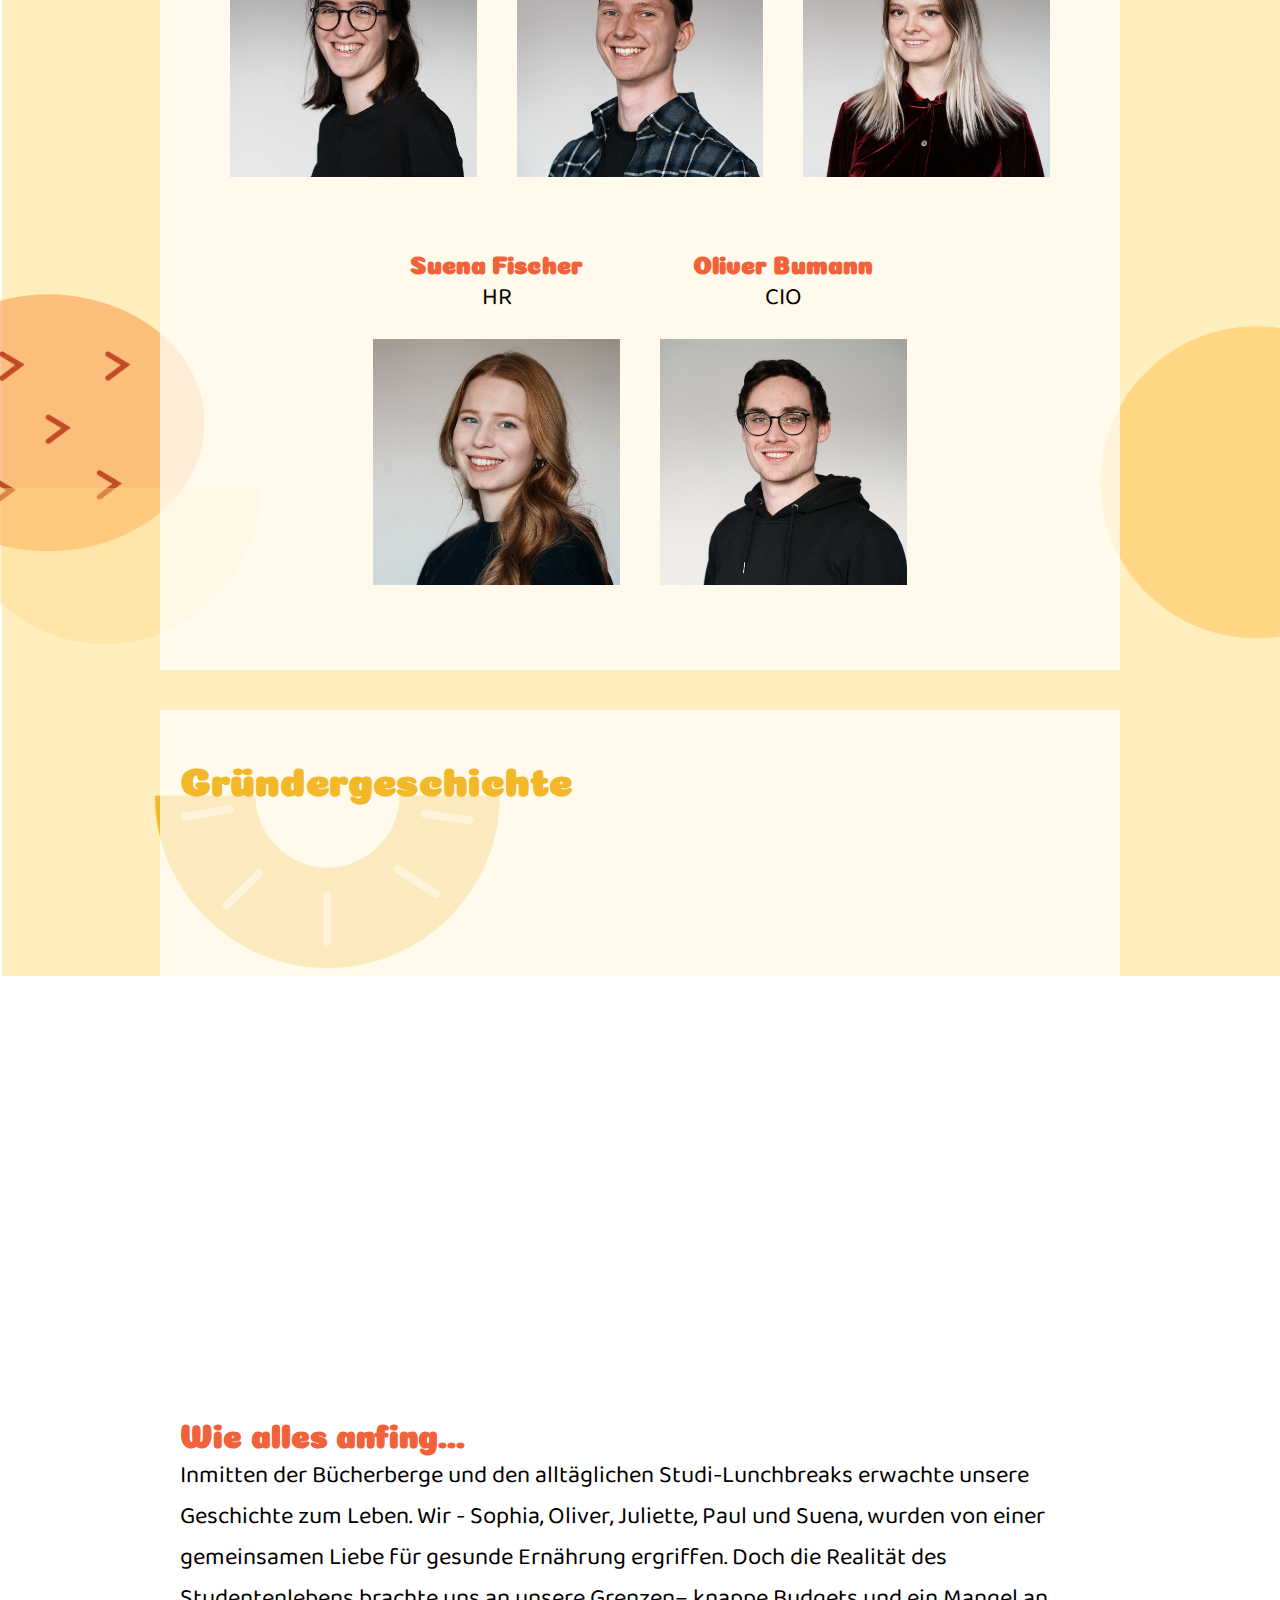
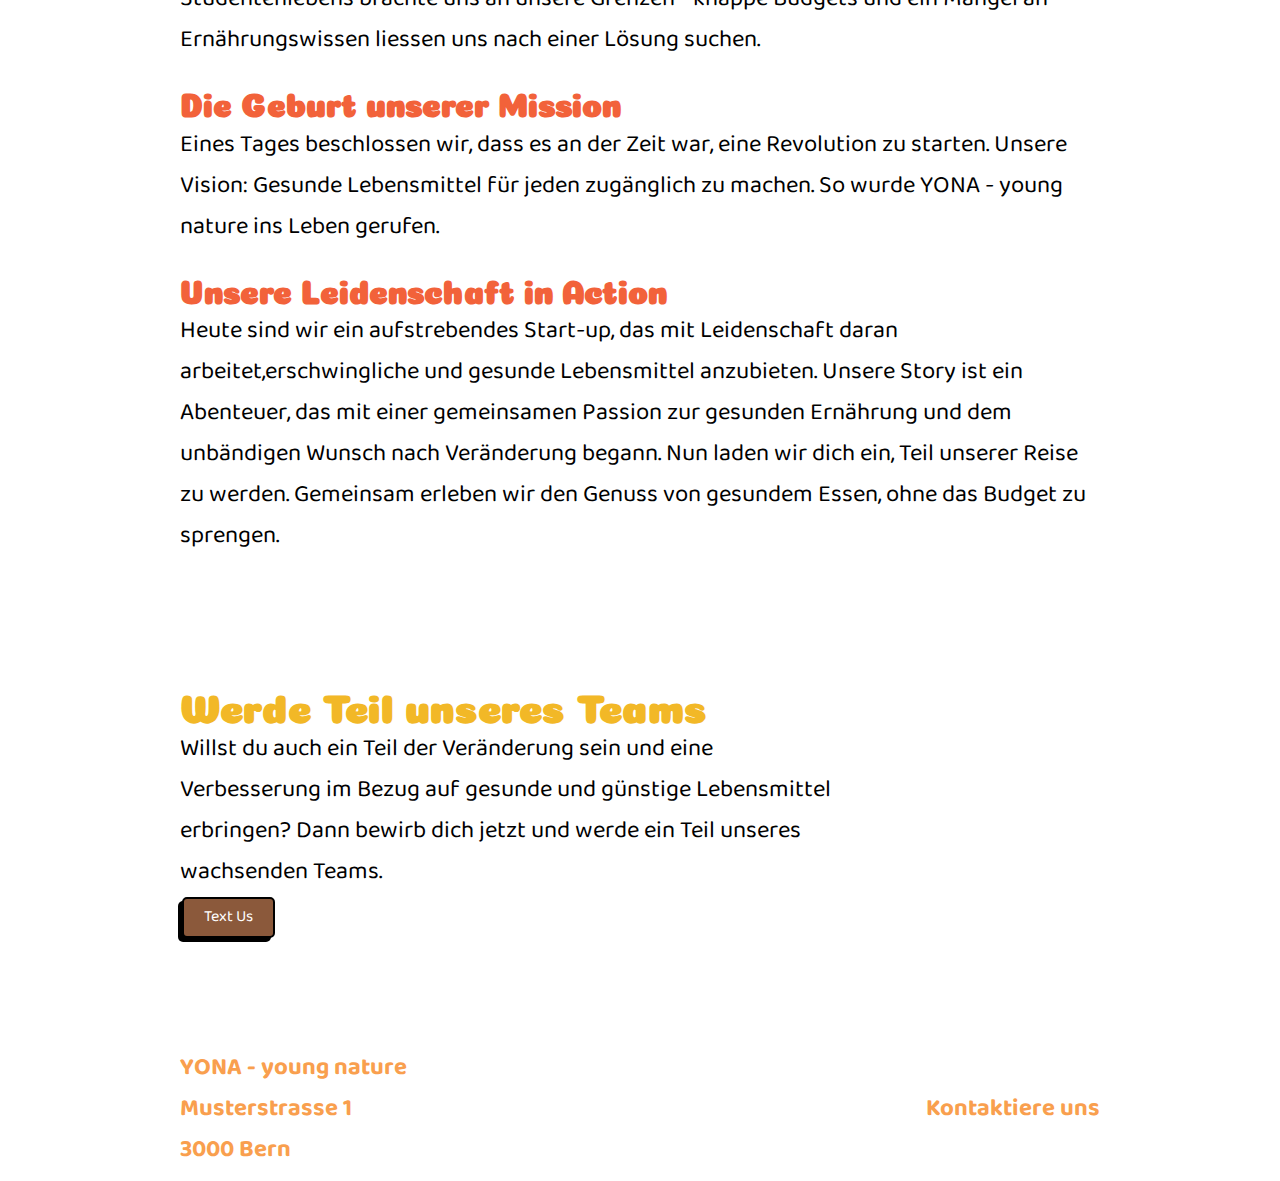
<file: ueber_uns.html>
<!DOCTYPE html>
<html lang="de">

<head>
    <meta charset="UTF-8">
    <meta name="viewport" content="width=device-width, initial-scale=1.0">
    <title>YONA - Über uns</title>

    <link rel="stylesheet" href="css/style.css">
    <link rel="stylesheet" href="css/ueber_uns.css">

    <link rel="preconnect" href="https://fonts.googleapis.com">
    <link rel="preconnect" href="https://fonts.gstatic.com" crossorigin>
    <link href="https://fonts.googleapis.com/css2?family=Coiny&display=swap" rel="stylesheet">

    <link rel="preconnect" href="https://fonts.googleapis.com">
    <link rel="preconnect" href="https://fonts.gstatic.com" crossorigin>
    <link href="https://fonts.googleapis.com/css2?family=Baloo+Bhaijaan+2&family=Coiny&display=swap" rel="stylesheet">
</head>

<body>
    <header>
        <div class="innerHeader container">
            <div class="logo">
                <a href="/index.html"><img src="img/logoV2.svg" alt="YONA - young nature"></a>
            </div>
            <nav>
                <ul class=" navigation">
                    <li><a href="/product.html">FreshCard</a></li>
                    <li><a href="/rezept_idee.html">Rezeptideen</a></li>
                    <li><a href="/ueber_uns.html">Über uns</a></li>
                </ul>
            </nav>
        </div>
    </header>

    <main class="container">
        <article>
            <div class="right order-1">
                <img src="img/Firefly_Male_Character_Full_Body.png" alt="Junger Mann der eine Ananas hält">
            </div>
            <div class="left">
                <h1>Wer <span class="smaller"> sind</span> Wir?</h1>
                <h2>Unsere Mission</h2>

                <p>YONA bietet jungen Erwachsenen einen Wegweiser zu einer
                    gesünderen und günstigeren Lebensweise.</p>
            </div>
        </article>

        <article class="flex-none">
            <div class="left">
                <h2>Unsere Werte</h2>
                <p>Sie fungieren als Leitprinzipien, die darüber informieren, wer wir sind, wie wir
                    arbeiten und auf welche Ziele wir als Nächstes fokussiert sind.</p>
            </div>

            <div class="objects">
                <div class="flex5">
                    <div class="flex-item image-container">
                        <img src="img/Vertrauenswuerdig.png" alt="Vertrauenswürdig" class="image-default bild">

                        <img src="img/vertrauenswuerdig_beschreibung.png" alt="Beschreibung" class="image-hover bild">
                    </div>

                    <div class="flex-item image-container">
                        <img class="image-default bild" src="img/Jung.png" alt="Jung">

                        <img class=" image-hover bild" src="img/jungbeschreibung.png"
                            alt="Von jungen Menschen für junge Menschen">
                    </div>

                    <div class="flex-item image-container">
                        <img class="image-default bild" src="img/Kundenahe.png" alt="Kundennah">

                        <img class="image-hover bild" src="img/kundennahebeschreibung.png" alt="Wir kümmern uns aufrichtig um
                        unsere Nutzenden">
                    </div>

                    <div class="flex-item image-container">
                        <img class="image-default bild" src="img/Zuverlaessig.png" alt="Zuverlässig">
                        <img class="image-hover bild" src="img/zuverlaessigbeschreibung.png" alt="Transparenz, Offenheit und
                        Ehrlichkeit liegt in unserer DNA">
                    </div>

                    <div class="flex-item image-container">
                        <img class="image-default bild" src="img/Zeitgemaess.png" alt="Zeitgemäss">

                        <img class="image-hover bild" src="img/zeitgemaessbeschreibung.png" alt="Wir gehen den aktuellen
                        Bedürfnissen und Trends nach">
                    </div>
                </div>
            </div>
        </article>

        <article class="flex-none">
            <div class="left">
                <h2>Das sind wir</h2>
                <p>Lerne uns kennen...</p>
            </div>
            <div class="flex5 test1">
                <div class="mitarbeiter">
                    <h3 class="namemit"> Juliette Kauflin</h3>
                    <p>CMO</p>
                    <img class="bild" src="img/Juliette.jpg" alt="Juliette Kauflin">
                </div>

                <div class="mitarbeiter">
                    <h3 class="namemit"> Paul Liebig</h3>
                    <p>CFO & CSO</p>
                    <img class="bild" src="img/Paul.jpg" alt="Paul Liebig">
                </div>

                <div class="mitarbeiter">
                    <h3 class="namemit"> Sophia Iseli</h3>
                    <p>CAO</p>
                    <img class="bild" src="img/Sophia.jpg" alt="Sophia Iseli">
                </div>

                <div class="mitarbeiter">
                    <h3 class="namemit">Suena Fischer</h3>
                    <p>HR</p>
                    <img class="bild" src="img/Suena.jpg" alt="Suena Fischer">
                </div>
                <div class="mitarbeiter">
                    <h3 class="namemit">Oliver Bumann</h3>
                    <p>CIO</p>
                    <img class="bild" src="img/Oliver.jpg" alt="Oliver Bumann">
                </div>
            </div>
        </article>

        <article class="flex-none">
            <h2 class="left">Gründergeschichte</h2>
            <div class="iframe-container">
                <iframe src="https://www.youtube.com/embed/pF0fxPPHEw8"
                title="StartUpFilm YONA MmP23B" 
                allow="accelerometer; autoplay; clipboard-write; encrypted-media; gyroscope; picture-in-picture; web-share"
                allowfullscreen></iframe>
            </div>
            <div class="text">
                <div class="paragraph">
                    <h3>Wie alles anfing...</h3>
                    <p>Inmitten der Bücherberge und den alltäglichen Studi-Lunchbreaks erwachte unsere Geschichte zum Leben. Wir - Sophia, Oliver, Juliette, Paul und Suena, wurden von einer gemeinsamen Liebe für gesunde Ernährung ergriffen. Doch die Realität des Studentenlebens brachte uns an unsere Grenzen– knappe Budgets und ein Mangel an Ernährungswissen liessen uns nach einer Lösung suchen.</p>
                </div>
                <div class="paragraph">
                    <h3>Die Geburt unserer Mission</h3>
                    <p>Eines Tages beschlossen wir, dass es an der Zeit war, eine Revolution zu starten. Unsere
                        Vision: Gesunde Lebensmittel für jeden zugänglich zu machen. So wurde YONA - young
                        nature ins Leben gerufen.</p>
                </div>
                <div class="paragraph">
                    <h3>Unsere Leidenschaft in Action</h3>
                    <p>Heute sind wir ein aufstrebendes Start-up, das mit Leidenschaft daran arbeitet,erschwingliche und gesunde Lebensmittel anzubieten. Unsere Story ist ein Abenteuer, das mit einer gemeinsamen Passion zur gesunden Ernährung und dem unbändigen Wunsch nach Veränderung begann. Nun laden wir dich ein, Teil unserer Reise zu werden. Gemeinsam erleben wir den Genuss von gesundem Essen, ohne das Budget zu sprengen.</p>
                </div>
            </div>
        </article>

        <article class="flex-none">
            <div class="left">
                <h2>Werde Teil unseres Teams</h2>
                <p>Willst du auch ein Teil der Veränderung sein und eine Verbesserung im Bezug auf gesunde und günstige Lebensmittel erbringen? Dann bewirb dich jetzt und werde ein Teil unseres wachsenden Teams.</p>
                <div class="non-flex.container">
                    <a href="/kontakt.html" class="buttonHomepage">Text Us</a>
                </div>
            </div>
        </article>
    </main>

    <footer>
        <div class="innerHeader container">
            <div class="logo-link">
                <a href="kontakt.html" class=" adresse">YONA - young nature <br>Musterstrasse 1 <br>3000 Bern</a>
            </div>

            <nav>
                <ul class=" navigation">
                    <li><a href="/kontakt.html">Kontaktiere uns</a></li>
                </ul>
            </nav>
        </div>
    </footer>

</body>

</html>
</file>
<file: css/style.css>
h1 {
    color: #CE2B26;
    font-family: 'Coiny';
    font-size: 2.5rem;
    line-height: 130%;
}

.flex-none {
    display: block;
}

h1,
h2,
h3,
h4,
p {
    margin: 0;
}

.smaller {
    font-size: 50%;
}

h2 {
    font-family: 'coiny';
    font-size: 1.5rem;
    color: #F2623A;
    line-height: 130%;
}

h3 {
    font-family: 'coiny';
    font-size: 1rem;
    color: #F2623A;
    line-height: 130%;
}

p {
    font-family: 'Baloo Bhaijaan 2';
    font-size: 0.75rem;
}

header {
    background-color: rgba(255, 255, 255, 0.7);
    padding: 10px;
    margin: 0px;
    display: flex;
    justify-content: space-around;
    align-items: center;
}

.innerHeader {
    display: flex;
    padding-right: 15px;
    justify-content: space-between;
    align-items: center;
}

header .logo {
    width: 50px;
    padding-left: 20px;
}

.navigation {
    gap: 20px;
    padding-right: 20px;
    font-family: 'Baloo Bhaijaan 2';
    Text-decoration: none;
    color: #F2623A;
    font-weight: bold;
    font-size: 0.6rem;
}

.navigation:hover {
    color: #F6B49B;
}

.container {
    width: calc(100% - 30px);
    padding-right: 15px;
    padding-left: 15px;
    margin-right: auto;
    margin-left: auto;
}

footer {
    background-color: rgba(255, 255, 255, 0.7);
    padding: 10px;
    margin: 0px;
    display: flex;
    justify-content: space-around;
    align-items: center;
}

nav ul {
    list-style: none;
    padding: 0;
    margin: 0;
    display: flex;
}

nav ul li {
    margin-left: 20px;
    /* Adjust spacing to match the provided header */
    font-family: 'Baloo Bhaijaan 2';
}

nav ul li a {
    text-decoration: none;
    color: #F2623A;
    /* Adjust the color to match the provided header */
    font-weight: bold;
}

nav ul li a:hover {
    color: #F6B49B;
    /* Adjust the color to match the provided header */
}

body {
    background-image: url(../img/Background_Landingpage.png);
    background-size: cover;
    background-repeat: no-repeat;
    background-attachment: fixed;
    background-position: center;
    margin: 0;
}

article {
    background-color: rgba(255, 255, 255, 0.7);
    margin-top: 20px;
    margin-bottom: 20px;
    padding-top: 20px;
    padding-bottom: 20px;
    display: flex;
    justify-content: space-between;
    flex-direction: column;
    align-items: center;
}

.left,
.right {
    margin: 20px;
}


.right img {
    width: 80%;
    height: auto;
}

.centerimage {
    display: flex;
    justify-content: center;
    align-items: center;
}

.buttonHomepage {
    font-family: 'Baloo Bhaijaan 2';
    background-color: #8B593B;
    color: white;
    padding-top: 5px;
    padding-bottom: 5px;
    padding-left: 20px;
    padding-right: 20px;
    margin: 4px 2px;
    margin-bottom: 20px;
    text-align: center;
    text-decoration: none;
    display: inline-block;
    font-size: 1rem;
    border: 2px solid black;
    border-radius: 5px;
    box-shadow: -4px 4px black;
}


.buttonHomepage:hover {
    background-color: #F6B49B;
    box-shadow: none;
}


main {
    margin-left: 20px;
    margin-right: 20px;
}



.logo-link {
    display: flex;
    align-items: center;
    gap: 40px;
    padding-left: 20px;
}

.paragraph {
    display: flex;
    flex-direction: column;
    gap: 2px;
    margin-bottom: 20px;
}

/* Tablet */
@media screen and (min-width: 768px) {
    h1 {
        font-size: 4rem;
    }

    h2 {
        font-size: 2.5rem;
    }

    h3 {
        font-size: 2rem;
    }

    p {
        font-size: 1.5rem;
    }

    .left {
        width: 70%;
    }

    .right {
        width: 30%;

    }

    .right img {
        width: 100%;
    }

    article {
        display: flex;
        flex-direction: row;
        margin-top: 40px;
        margin-bottom: 40px;
    }

    .container {
        max-width: 720px;
    }
    
    .order-1 {
        order: 1;
    }

    .navigation {
            gap: 20px;
            padding-right: 20px;
            font-family: 'Baloo Bhaijaan 2';
            Text-decoration: none;
            color: #F2623A;
            font-weight: bold;
            font-size: 1.5rem;
        }
        
    .navigation:hover {
            color: #F6B49B;
        }   

    @media (min-width: 992px) {
    .container {
        max-width: 960px;
    }
    }
}
</file>
<file: css/kontakt.css>
.flex-none {
    display: block;
}

body {
    background-image: url(../img/hintergrund_Kontakt.png);
    background-size: cover;
    background-repeat: no-repeat;
    background-attachment: fixed;
    background-position: center;
    margin: 0;
}

h1 {
    color: #233A59;
}

h2 {
    color: #4A6D8C;
}

h3 {
    color: #4A6D8C;
}

label {
    font-family: 'Baloo Bhaijaan 2';
    font-size: 1rem;
}

input {
    background-color: #E0E7ED;
    border-radius: 5px;
    border: none;
    padding: 15px;
    margin: 10px;
}

nav ul {
    list-style: none;
    padding: 0;
    margin: 0;
    display: flex;
}

nav ul li {
    margin-left: 20px;
    /* Adjust spacing to match the provided header */
    font-family: 'Baloo Bhaijaan 2';
}

nav ul li a {
    text-decoration: none;
    color: #233A59;
    /* Adjust the color to match the provided header */
    font-weight: bold;
}

nav ul li a:hover {
    color: #4A6D8C;
    /* Adjust the color to match the provided header */
}

.navigation {
    gap: 20px;
    padding-right: 20px;
    font-family: 'Baloo Bhaijaan 2';
    Text-decoration: none;
    color: #233A59;
    font-weight: bold;
    font-size: 0.6rem;
}

.navigation:hover {
    color: #4A6D8C;
}

.adresse {
    gap: 20px;
    padding-right: 20px;
    font-family: 'Baloo Bhaijaan 2';
    Text-decoration: none;
    color: #233A59;
    font-weight: bold;
    font-size: 0.6rem;
}

.adresse:hover {
    color: #4A6D8C;
}

.buttonHomepage:hover {
    background-color: #C9D3EB;
    box-shadow: none;
}

.flex {
    display: flex;
    justify-content: space-between;
    flex-direction: column;
    align-items: center;
}

.eingabefeld {
    width: calc(100% - 70px);
}

.organisationtablet label {
    width: 10px;
    margin-left: 10px;
}

.nametablet label {
    width: 10px;
    margin-left: 10px;
}

.betrefftablet label {
    width: 10px;
    margin-left: 10px;
}

.nachrichttablet label {
    width: 10px;
    margin-left: 10px;
}

.checkboxtablet {
    display:flex;
    align-items: baseline;
    flex: 1 100%;
}

.checkboxtablet label {
    width: calc(100% - 169px);
    margin-left: 5px; 
}

#checkbox{
    margin-left: 16px;
    transform: scale(2);
}


/* Tablet */
@media screen and (min-width: 768px) {
    h1 {
        font-size: 4rem;
    }

    h2 {
        font-size: 2.5rem;
    }

    .left {
        width: 70%;
    }

    .right {
        width: 30%;
        margin: 0;
    }

    .right img{
        width: 100%;
        margin: 0px;
    }

    .navigation {
        gap: 20px;
        padding-right: 20px;
        font-family: 'Baloo Bhaijaan 2';
        Text-decoration: none;
        color: #F2623A;
        font-weight: bold;
        font-size: 1.5rem;
    }

    form {
        display: flex;
        flex-flow: row wrap;
        align-content: center;
        margin: 20px;
        padding: 10px;
        background-color: rgba(255, 255, 255,0.7);
    }

    .container{
        max-width: 720px;
    }

    


    /* CSS rules for tablets */
    article {
        display: flex;
        flex-direction: row;
        margin-top: 40px;
        margin-bottom: 40px;
    }

    .container {
        max-width: 720px;
    }

    .container .flex {
        display: flex;
        justify-content: space-between;
        flex-direction: row;
        align-items: center;
    }

    .order-1 {
        order: 1;
    }

     form{
        display: flex;
         flex-wrap: wrap;
         flex-direction: row;
     }

    .adresse {
        gap: 20px;
        padding-right: 20px;
        font-family: 'Baloo Bhaijaan 2';
        Text-decoration: none;
        color: #233A59;
        font-weight: bold;
        font-size: 1.5rem;
    }
    
    .adresse:hover {
        color: #4A6D8C;
    }

    #organisation{
         max-width: 100%;
         margin-right: 10px;
     } 

    #vorname{
        max-width: 300px;
        margin-right: 10px;
    }

    #nachname{
        max-width: 300px;
        margin-right: 10px;
    }

    #email{
        max-width: 300px;
    }

    #number{
        max-width: 300px;
    }      

    #betreff{
         max-width: 100%;
        margin-right: 10px;
    }

    #nachricht{
        max-width: 100%;
        margin-right: 10px;
        height: 120px;
    }

    #checkbox{
        margin-left: 120px;
        transform: scale(2);
    }

    .nametablet{
        display: flex;
        align-items: baseline;
        align-content: flex-start;
        flex-wrap: wrap;
        justify-content: center;
    } 

    .nametablet div {
        display:flex;
        align-items: baseline;
        flex: 1 50%;
    }

    .nametablet label {
        width: 142px;
        margin-left: 10px;
    }

    .organisationtablet {
        display:flex;
        align-items: baseline;
        flex: 1 100%;
    }

    .organisationtablet label {
        width: 110px;
        margin-left: 10px;
    }


    .betrefftablet {
        display:flex;
        align-items: baseline;
        flex: 1 100%;
    }

    .betrefftablet label {
        width: 110px;
        margin-left: 10px;
    }

    .nachrichttablet {
        display:flex;
        align-items: start;
        flex: 1 100%;
    }

    .nachrichttablet label {
        width: 110px;
        margin-left: 10px;
        align-self: center;
    }

    .checkboxtablet {
        display:flex;
        align-items: baseline;
        flex: 1 100%;
    }

    .checkboxtablet label {
        width: calc(100% - 258px);
        margin-left: 10px;
    }

    .buttonhomepage{
        margin-left: 60px;
            
    }

}


@media (min-width: 992px) {
    .container {
        max-width: 960px;
    } 
    
    .nametablet{
        display: flex;
        align-items: baseline;
        align-content: flex-start;
        flex-wrap: wrap;
        justify-content: center;
    } 

    .nametablet div {
        display:flex;
        align-items: baseline;
        flex: 1 50%;
    }

    .nametablet label {
        width: 128px;
        margin-left: 10px;
    }

    .checkboxtablet label {
        width: calc(100% - 262px);
        margin-left: 10px;
    }

    #checkbox{
        margin-left: 124px;
        transform: scale(2);
    }
}
</file>
<file: css/product.css>
/* Basic CSS Definitions */

h1 {
    color: green;
    font-family: 'Coiny';
    font-size: 3rem;
    line-height: 130%;
}


h1,
h2,
h3,
h4,
p {
    margin: 0;
}

.smaller {
    font-size: 50%;
}

h2 {
    font-family: 'coiny';
    font-size: 2rem;
    color: #92c53e;
    line-height: 130%;
}

h3 {
    font-family: 'coiny';
    font-size: 1.5rem;
    color: green;
    line-height: 130%;
}

h4 {
    font-family: 'coiny';
    font-size: 1rem;
    color: #87c540;
    line-height: 130%;
}

p {
    font-family: 'Baloo Bhaijaan 2';
    font-size: 1.5rem;
}


ul {
    font-family: 'Baloo Bhaijaan 2';
    font-size: 1.5rem;
}


header {
    background-color: rgba(255, 255, 255, 0.7);
    padding: 10px;
    margin: 0px;
    display: flex;
    justify-content: space-around;
    align-items: center;
}

header .logo {
    width: 50px;
    padding-left: 20px;
}

footer {
    background-color: rgba(255, 255, 255, 0.7);
    padding: 10px;
    margin: 0px;
    display: flex;
    justify-content: space-around;
    align-items: center;
}

footer .logo {
    width: 50px;
}

nav ul {
    list-style: none;
    padding: 0;
    margin: 0;
    display: flex;
}

nav ul li {
    margin-left: 20px;
    font-family: 'Baloo Bhaijaan 2';
}

nav ul li a {
    text-decoration: none;
    color: green;
    font-weight: bold;
}

nav ul li a:hover {
    color: #92c53e;
}

body {
    background-image: url(../img/background_karte.png);
    background-size: cover;
    background-repeat: no-repeat;
    background-attachment: fixed;
    background-position: center;
    margin: 0;
}

article {
    background-color: rgba(255, 255, 255, 0.7);
    margin-top: 40px;
    margin-bottom: 40px;
    padding-top: 20px;
    padding-bottom: 20px;
    display: flex;
    justify-content: space-between;
    flex-direction: column;
}

.buttonHomepage:hover {
    background-color: #c9e08b;
    box-shadow: none;
}

.buttonHomepage {
    font-family: 'Baloo Bhaijaan 2';
    background-color: green;
    color: white;
    padding-top: 5px;
    padding-bottom: 5px;
    padding-left: 20px;
    padding-right: 20px;
    margin: 4px 2px;
    margin-bottom: 20px;
    text-align: center;
    text-decoration: none;
    display: inline-block;
    font-size: 1rem;
    border: 2px solid black;
    border-radius: 5px;
    box-shadow: -4px 4px black;
}

.containers {
    width: calc(100% - 30px);
    margin: 20px;
}

main {
    margin-left: 20px;
    margin-right: 20px;
}


.innerHeader {
    display: flex;
    justify-content: space-between;
    align-items: center;
}

.logo-link {
    display: flex;
    align-items: center;
    gap: 40px;
    padding-left: 20px;
}

.paragraph {
    display: flex;
    flex-direction: column;
    gap: 2px;
    margin-bottom: 20px;
}

.navigation {
    gap: 20px;
    padding-right: 20px;
    font-family: 'Baloo Bhaijaan 2';
    Text-decoration: none;
    color: green;
    font-weight: bold;
}

.navigation:hover {
    color: #92c53e;
}


.adresse {
    gap: 20px;
    padding-right: 20px;
    font-family: 'Baloo Bhaijaan 2';
    Text-decoration: none;
    color: green;
    font-weight: bold;
    font-size: 1.5rem;
}

.adresse:hover {
    color: #92c53e;
}

















/* Erste Box */

.Box1 {
    display: flex;
    flex-direction: row;
}


.links {
    width: 60%;
    margin: 20px;
}

#picright {
    width: 40%;
    margin: 20px;
}

.img {
    width: 100%;
}



















/* Zweite Box */

#container1 {
    display: flex;
    flex-direction: column;
}

#container2 {
    display: flex;
    flex-direction: row;
    justify-content: center;
    align-items: center;
    width: 100%;
}

.bildli{
    margin: 20px;
    width: 50%;
}
.card {
    width: 100%;
    align-items: center;
}

.text2 {
    width: 50%;
    margin: 20px;
}

#container3 {
    display: flex;
    flex-direction: row;
    justify-content: center;
    margin: 20px;
}

#youngnature {
    display: flex;
    justify-content: end;
    margin-right: 2rem;
}

#button1 {
    width: 30%;
    justify-content: center;
    margin-left: 4rem;
}

#button2 {
    width: 30%;
    justify-content: center;
}

.bulltepoints{
    margin: 20px;
}

.bulltepoints ul {
    margin-top: 0px;
    margin-bottom: 0px;
}






















/* Dritte Box */

#container4 {
    display: flex;
    flex-direction: column;
}

.titel3 {
    display: flex;
    justify-content: center;
}

#container5 {
    display: flex;
    flex-direction: row;
    justify-content: center;
    margin: 2rem;
}

.Migros {
    margin-right: 9rem;
    margin-left: -6rem;
}






















/* Vierte Box */

#container6 {
    display: flex;
    flex-direction: column;
}

.titel4 {
    display: flex;
    justify-content: center;
}

.ratings {
    display: flex;
    flex-direction: row;
    justify-content: center;
}

#articlesophie {
    display: flex;
    justify-content: center;
    width: 40%;
    margin: 2rem;
}

.Sophie {
    display: flex;
    flex-direction: column;
    width: 80%;
}

#Rating1 {
    display: flex;
    color: #87c540;
    justify-content: center;
}

#articlejonas {
    display: flex;
    justify-content: center;
    width: 40%;
    margin: 2rem;
}

.Jonas {
    display: flex;
    flex-direction: column;
    width: 80%;
}

#Rating2 {
    display: flex;
    color: #87c540;
    justify-content: center;
}

#review1 {
    font-size: 1rem;
}

#review2 {
    font-size: 1rem;
}















































/* Media Query für Bildschirmbreite bis 768px */
@media screen and (max-width: 768px) {
    h1 {
        font-size: 4rem;
    }

    h2 {
        font-size: 2.5rem;
    }

    h3 {
        font-size: 1.3rem;
    }

    h4 {
        font-size: 1rem;
    }

    p,
    ul {
        font-size: 0.9rem;
    }

    .Box1 {
        flex-direction: column;
        align-items: center;
        text-align: center;
        width: 90%;
        margin: 0 auto;
    }

    #container2 {
        flex-direction: column;
        align-items: center;
        text-align: center;
        margin-left: 0;
    }

    .card {
        flex-direction: column;
        width: 100%;
    }

    .text2 {
        width: calc(100% - 40px);
        margin-right: 20px;
    }

    #container3 {
        flex-direction: column;
        align-items: center;
        text-align: center;
        margin: 1rem;
    }

    #youngnature {
        margin-right: 0;
        margin-bottom: 1rem;
        justify-content: center;
    }

    #button1,
    #button2 {
        width: 100%;
        margin-left: 0;
        margin-right: 0;
    }

    #container5 {
        flex-direction: column;
        align-items: center;
        text-align: center;
        margin: 1rem;
    }

    .Migros {
        margin-right: 0;
        margin-left: 0;
    }

    #container6 {
        flex-direction: column;
        align-items: center;
        text-align: center;
    }

    #articlesophie,
    #articlejonas {
        width: 100%;
        margin: 1rem;
    }

    .Sophie,
    .Jonas {
        width: 100%;
    }

    .adresse {
        font-size: 1.2rem;
    }
}


















/* Media Query für Bildschirmbreite bis 576px */
@media screen and (max-width: 576px) {
    .containers {
        width: calc(100% - 30px);
        text-align: left;
    }
    
    h1 {
        font-size: 2.5rem;
    }

    h2 {
        font-size: 1.5rem;
    }

    h3 {
        font-size: 1.2rem;
    }

    h4 {
        font-size: 0.9rem;
    }

    p,
    ul {
        font-size: 0.8rem;
    }

    .Box1 {
        flex-direction: column;
        align-items: center;
        text-align: center;
        width: calc(100% - 40px);
        margin: 20px;
    }

    .img {
        width: 60%;
    }

    .links {
        text-align: left;
        width: 100%;
        margin-bottom: 1rem;
    }

    #picright {
        justify-content: center;
        width: 100%;
    }

    #container2 {
        flex-direction: column;
        align-items: center;
        text-align: left;
        margin-left: 0;
    }

    .containers{
        width: calc(100% - 40px);
        margin: 20px;
    }

    .bildli{
        width: calc(100% - 40px);
    }

    .card {
        width: 100%;
        margin-left: 0rem;
    }

    .text2 {
        width: calc(100% - 40px);
    }

    #container3 {
        flex-direction: column;
        align-items: center;
        text-align: center;
        margin: 1rem;
    }

    #youngnature {
        margin-right: 0;
        margin-bottom: 1rem;
        align-items: center;
    }

    #button1,
    #button2 {
        width: 60%;
        justify-content: center;
    }

    #container5 {
        flex-direction: column;
        align-items: center;
        text-align: left;
        margin: 1rem;
    }

    .Migros {
        margin-right: 0;
        margin-left: 0;
    }

    #container6 {
        flex-direction: column;
        align-items: center;
        text-align: left;
    }

    #articlesophie,
    #articlejonas {
        width: 90%;
    }

    .Sophie,
    .Jonas {
        width: 100%;
    }

    .ratings {
        flex-direction: column;
    }

    #review1,
    #review2 {
        margin: 1rem;
    }

    #sophietitle,
    #jonastitle {
        margin: 1rem;
    }

    .adresse {
        font-size: 0.6rem;
    }

    .bulltepoints ul {
        margin-top: 0px;
        margin-bottom: 0px;
        padding-left: 20px;
    }

    article {
        background-color: rgba(255, 255, 255, 0.7);
        margin-top: 20px;
        margin-bottom: 20px;
        padding-top: 20px;
        padding-bottom: 20px;
        display: flex;
        justify-content: space-between;
        flex-direction: column;
    }
}
</file>
<file: css/rezepte.css>
h1 {
    color: #060412;
}

h2 {
    color: #1D1B35;
}

h3 {
    color: #49486D;
}

h4 {
    color: #9077A3;
    font-family: 'Baloo Bhaijaan 2';
    font-size: 1rem;
}

body {
    background-image: url(../img/background_rezepte.png);
}

img {
    width: 100%;
}

.buttonHomepage {
    margin-left: 20px;
}


.rezept {
    padding: 20px;
    width: 50%;
}

.table {
    padding-top: 20px;
    padding-bottom: 20px;
}

.table1 {
    padding-top: 7px;
    padding-bottom: 7px;
}

.flex {
    display: flex;
    justify-content: space-between;
    flex-direction: row;
    align-items: center;
}

.flex-none {
    display: block;
    padding: 20px;
}


#zutaten {
    width: 50%;
    display: flex;
    margin-top: 20px;
    margin-bottom: 60px;
    flex-direction: column;
    justify-content: space-between;
}

#zutaten2{
    width: 50%;
    display: flex;
    margin-top: 20px;
    margin-bottom: 60px;
    flex-direction: column;
    justify-content: space-between;
}

.rezeptartikel {
    margin-left: 20px;
    margin-right: 20px;
}

table {
    font-family: 'Baloo Bhaijaan 2';
    font-size: 1rem;
    border-collapse: separate;
    border-spacing: 0px;
    width: 100%;
}

#zutatenliste :first-child {
    width: 40%;
    padding-right: 50px;
}

#zutatenliste :second-child {
    width: 70%;
}

#zutatenliste2 :first-child {
    width: 40%;
    padding-right: 50px;
}

#zutatenliste2 :second-child {
    width: 70%;
}

label {
    font-family: 'Baloo Bhaijaan 2';
    font-size: 1.5rem;
}

#topbutton {
    display: flex;
    justify-content: flex-end;
}

#buttonWeitereRezepte {
    display: flex;
}

input {
    background-color: #B1A3D9;
    border-radius: 5px;
    border-color: #B1A3D9;
    padding: 20px;
    margin-top: 10px;
    margin-bottom: 10px;
}

.text {
    width: calc(100% - 60px);
}

.eingabefeld {
    display: flex;
    align-items: baseline;
    flex: 1 100%;
    width: calc(100% - 60px);
}

.smalltext {
    font-size: 1rem;
}

.checkboxtablet {
    display: flex;
    justify-content: right;
    margin-right: 15px
}

.flex-container {
    display: flex;
    justify-content: center;
}

#flex-item {
    flex-grow: 0;
}

.buttonHomepage:hover {
    background-color: #CDC0D8;
    box-shadow: none;
}

.navigation{
    gap: 20px;
    padding-right: 20px;
    font-family: 'Baloo Bhaijaan 2';
    Text-decoration: none;
    color: #060412;
    font-weight: bold;
    font-size: 1.5rem;
}

.navigation:hover {
    color: #CDC0D8;
}  


/* Tablet */
@media screen and (max-width: 768px) {
    h1 {
        font-size: 4rem;
    }

    h2 {
        font-size: 2.5rem;
    }

    .left {
        width: 70%;
    }

    .right {
        width: 30%;

    }

    /* CSS rules for tablets */
    article {
        display: flex;
        flex-direction: row;
        margin-top: 40px;
        margin-bottom: 40px;
    }

    .container {
        max-width: 720px;

        .order-1 {
            order: 1;
        }
    }

}

@media screen and (max-width: 576px) {
    article {
        background-color: rgba(255, 255, 255, 0.7);
        margin-top: 20px;
        margin-bottom: 20px;
        padding-top: 20px;
        padding-bottom: 20px;
        display: flex;
        justify-content: space-between;
        flex-direction: column;
    }
    
    .container {
        max-width: 960px;
    }

    .eingabefeld {
        max-width: 100%;
        margin: 10px;

    }

    .rezept {

        width: 100%;
        align-items: center;
        justify-content: space-between;

    }

    .rezeptartikel {
        display: flex;
        flex-direction: column;
    }

    h1 {
        font-size: 2.5rem;
    }

    h2 {
        font-size: 1.5rem;
        line-height: 130%;
    }

    h4 {
        font-size: 0.9rem;
    }


    label {
        font-size: 0.75rem;
    }


    .flex {
        flex-direction: column;
        align-items: center;
    }

    #zutaten {
        width: 100%;
        display: flex;
        margin-top: 20px;
        margin-bottom: 60px;
        flex-direction: column;
        justify-content: space-between;
    }

    #zutaten2 {
        width: 100%;
        display: flex;
        margin-top: 20px;
        margin-bottom: 60px;
        flex-direction: column;
        justify-content: space-between;
    }
    .table {
        width: 100%;
    }

    #zutatenliste :first-child {
        width: 25%;
        padding-right: 20px;
    }

    #zutatenliste :second-child {
        width: 30%;
    }

    #zutatenliste2 :first-child {
        width: 25%;
        padding-right: 20px;
    }

    #zutatenliste2 :second-child {
        width: 30%;
    }

    .smalltext {
        font-size: 0.75rem;
    }

    td {
        font-size: 0.75rem;
    }

    .buttonHomepage {
        margin-left: 0px;
    }

    .table {
        padding-top: 10px;
        padding-bottom: 10px;
    }

    .table1 {
        padding-top: 7px;
        padding-bottom: 2px;
    }

.navigation{
    font-size: 0.6rem;
}
}
</file>
<file: css/ueber_uns.css>
h1 {
    color: #F99F4E;
}

h2 {
    color: #f2b827;
}

body {
    background-image: url(../img/BackgroundimageueBERUNS.png);
}

.text{
    margin: 20px;
    width: calc(100% - 40px);
}

nav ul {
    list-style: none;
    padding: 0;
    margin: 0;
    display: flex;
}

nav ul li {
    margin-left: 20px;
    /* Adjust spacing to match the provided header */
    font-family: 'Baloo Bhaijaan 2';
}

nav ul li a {
    text-decoration: none;
    color: #F99F4E;
    /* Adjust the color to match the provided header */
    font-weight: bold;
}

nav ul li a:hover {
    color: #F2B827;
    /* Adjust the color to match the provided header */
}

.navigation {
    gap: 20px;
    padding-right: 20px;
    font-family: 'Baloo Bhaijaan 2';
    Text-decoration: none;
    color: #F99F4E;
    font-weight: bold;
    font-size: 0.6rem;
}

.navigation:hover {
    color: #F2B827;
}

.flex-none {
    display: block;
}

.flex-item {
    width: calc(100% - 30px);
    height: auto;
    padding: 10px;
    margin-bottom: 20px;
}

.flex-item:last-child {
    margin-bottom: 0;
}

.flex5 {
    display: flex;
    justify-content: space-evenly;
    flex-direction: column;
    align-items: center;
}

.objects {
    padding-left: 15px;
    padding-right: 15px;
}


.image-container img {
    position: relative;
    transition: opacity 1.0s ease;
}

.image-container .image-default {
    display: block;
}

.image-container .image-hover {
    display: none;
}

.image-container:hover .image-default {
    display: none;
}

.image-container:hover .image-hover {
    display: block;
}


.mitarbeiter {
    display: flex;
    flex-direction: column;
    align-items: center;
    justify-content: center;
    padding-top: 20px;
    padding-bottom: 20px;
    width: calc(100% - 30px);
}

.bild {
    width: calc(100% - 30px);
    padding: 20px;
    height: auto;

}

.test1 {
    padding: 20px;
    margin-top: 20px;
}

.namemit {
    font-size: 1rem;
}

.adresse {
    gap: 20px;
    padding-right: 20px;
    font-family: 'Baloo Bhaijaan 2';
    Text-decoration: none;
    color: #F99F4E;
    font-weight: bold;
    font-size: 0.6rem;
}

.adresse:hover {
    color: #F2B827;
}

.iframe-container{
    display: none;
}

iframe{
    border: 0px;
}
/* Tablet */
@media screen and (min-width: 768px) {
    .iframe-container {
        display: block;
        position:relative;
        width: calc(100% - 20px);
        padding-bottom:56.25%;
        padding-top:30px;
        height:0;
        overflow:hidden;
    }

    .iframe-container iframe {
        position:absolute;
        padding-left: 20px;
        top:0;
        left:0;
        width:100%;
        height:100%;
    }

    .adresse {
        gap: 20px;
        padding-right: 20px;
        font-family: 'Baloo Bhaijaan 2';
        Text-decoration: none;
        color: #F99F4E;
        font-weight: bold;
        font-size: 1.5rem;
    }
    .adresse:hover {
        color: #F2B827;
    }

    h1 {
        font-size: 4rem;
    }

    h2 {
        font-size: 2.5rem;
    }

    .left {
        width: 70%;
    }

    .right {
        width: 30%;

    }

    .namemit {
        font-size: 1.5rem;
    }

    /* CSS rules for tablets */
    article {
        display: flex;
        flex-direction: row;
        margin-top: 40px;
        margin-bottom: 40px;
    }

    .container {
        max-width: 720px;
    }

    .order-1 {
        order: 1;
    }

    .image-container img {
        display: flex;
        position: relative;
        top: 0;
        left: 0;
        transition: opacity 1.0s ease;
    }

    .flex {
        justify-content: center;
        flex-direction: row;
    }

    .flex-item {
        width: calc(33.33% - 30px);
        margin: 5px;
    }

    .mitarbeiter {
        width: calc(33.33% - 30px);
        margin: 5px;
    }

    .flex5 {
        justify-content: center;
        flex-direction: row;
        flex-wrap: wrap;
    }

    .navigation {
        gap: 20px;
        padding-right: 20px;
        font-family: 'Baloo Bhaijaan 2';
        Text-decoration: none;
        color: #F99F4E;
        font-weight: bold;
        font-size: 1.5rem;
    }

    .navigation:hover {
        color: #F2B827;
    }
}

@media (min-width: 992px) {
    .container {
        max-width: 960px;
    }
}
</file>
